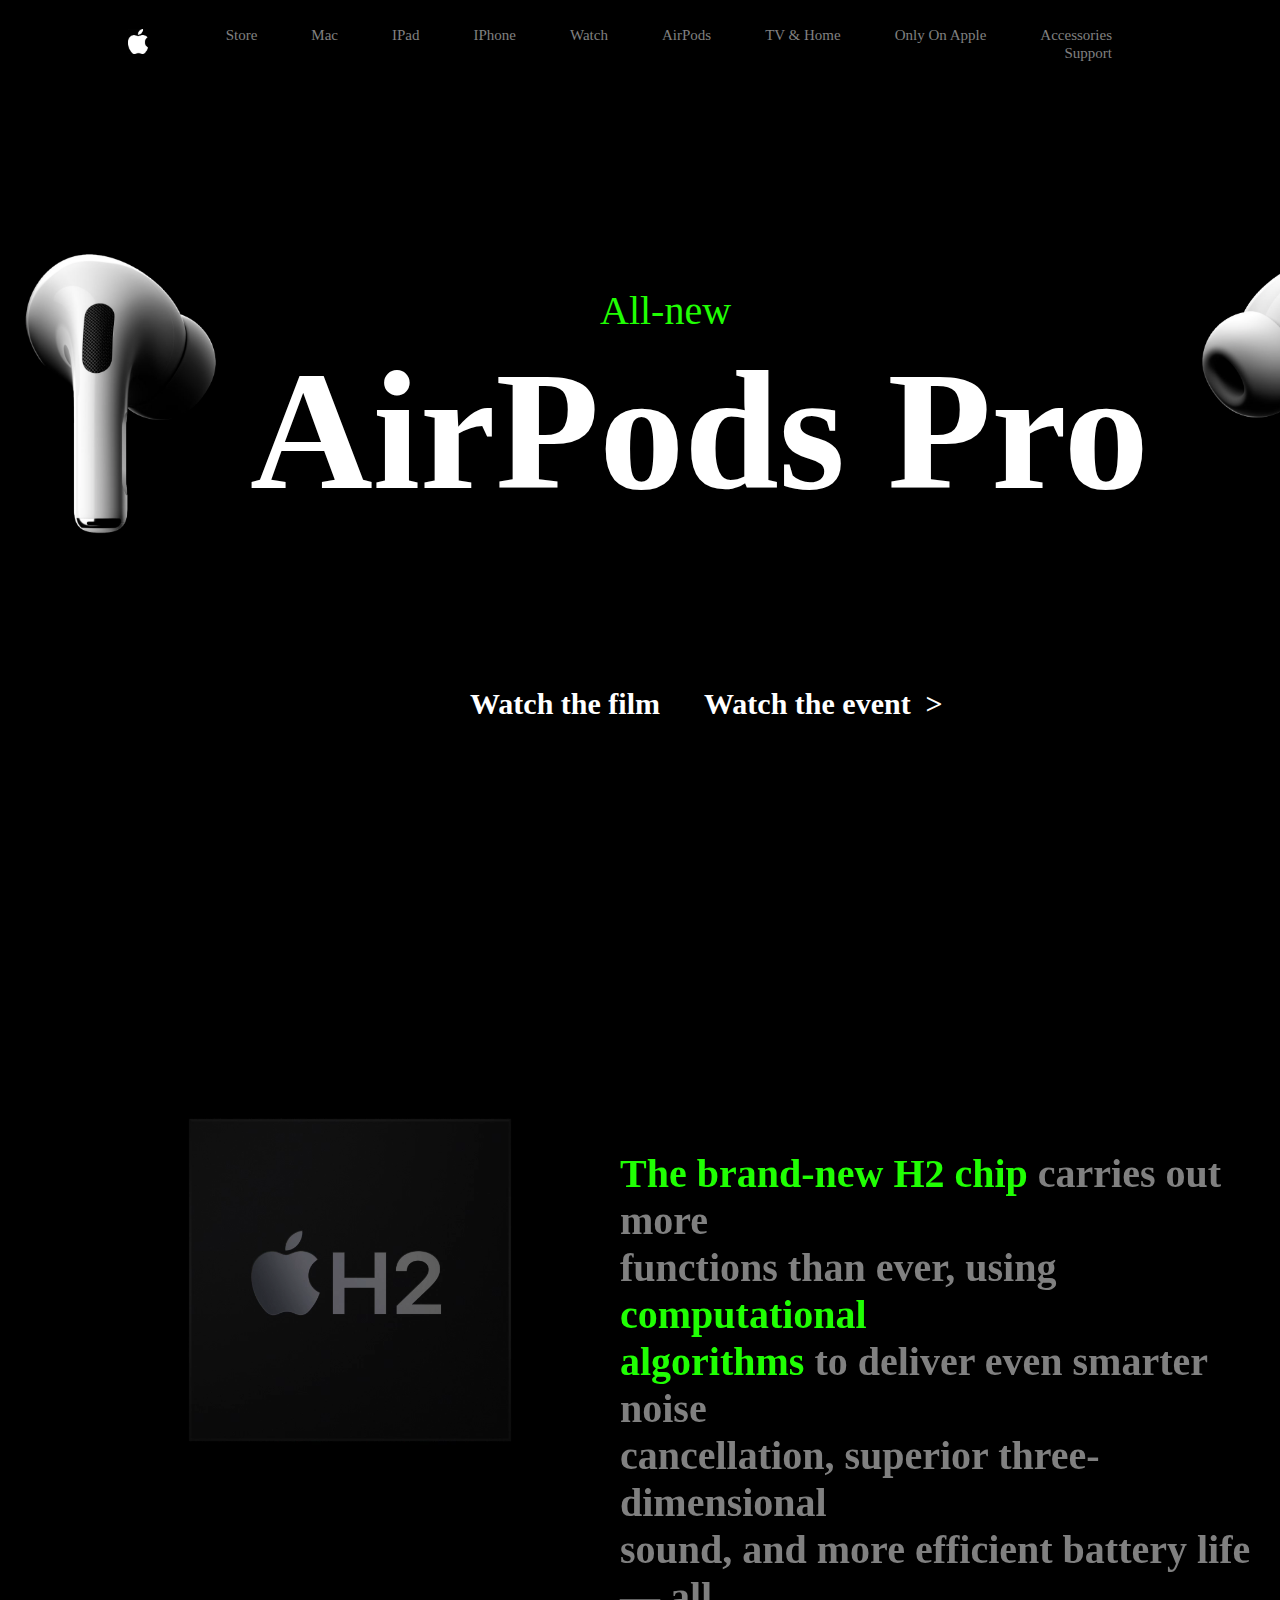
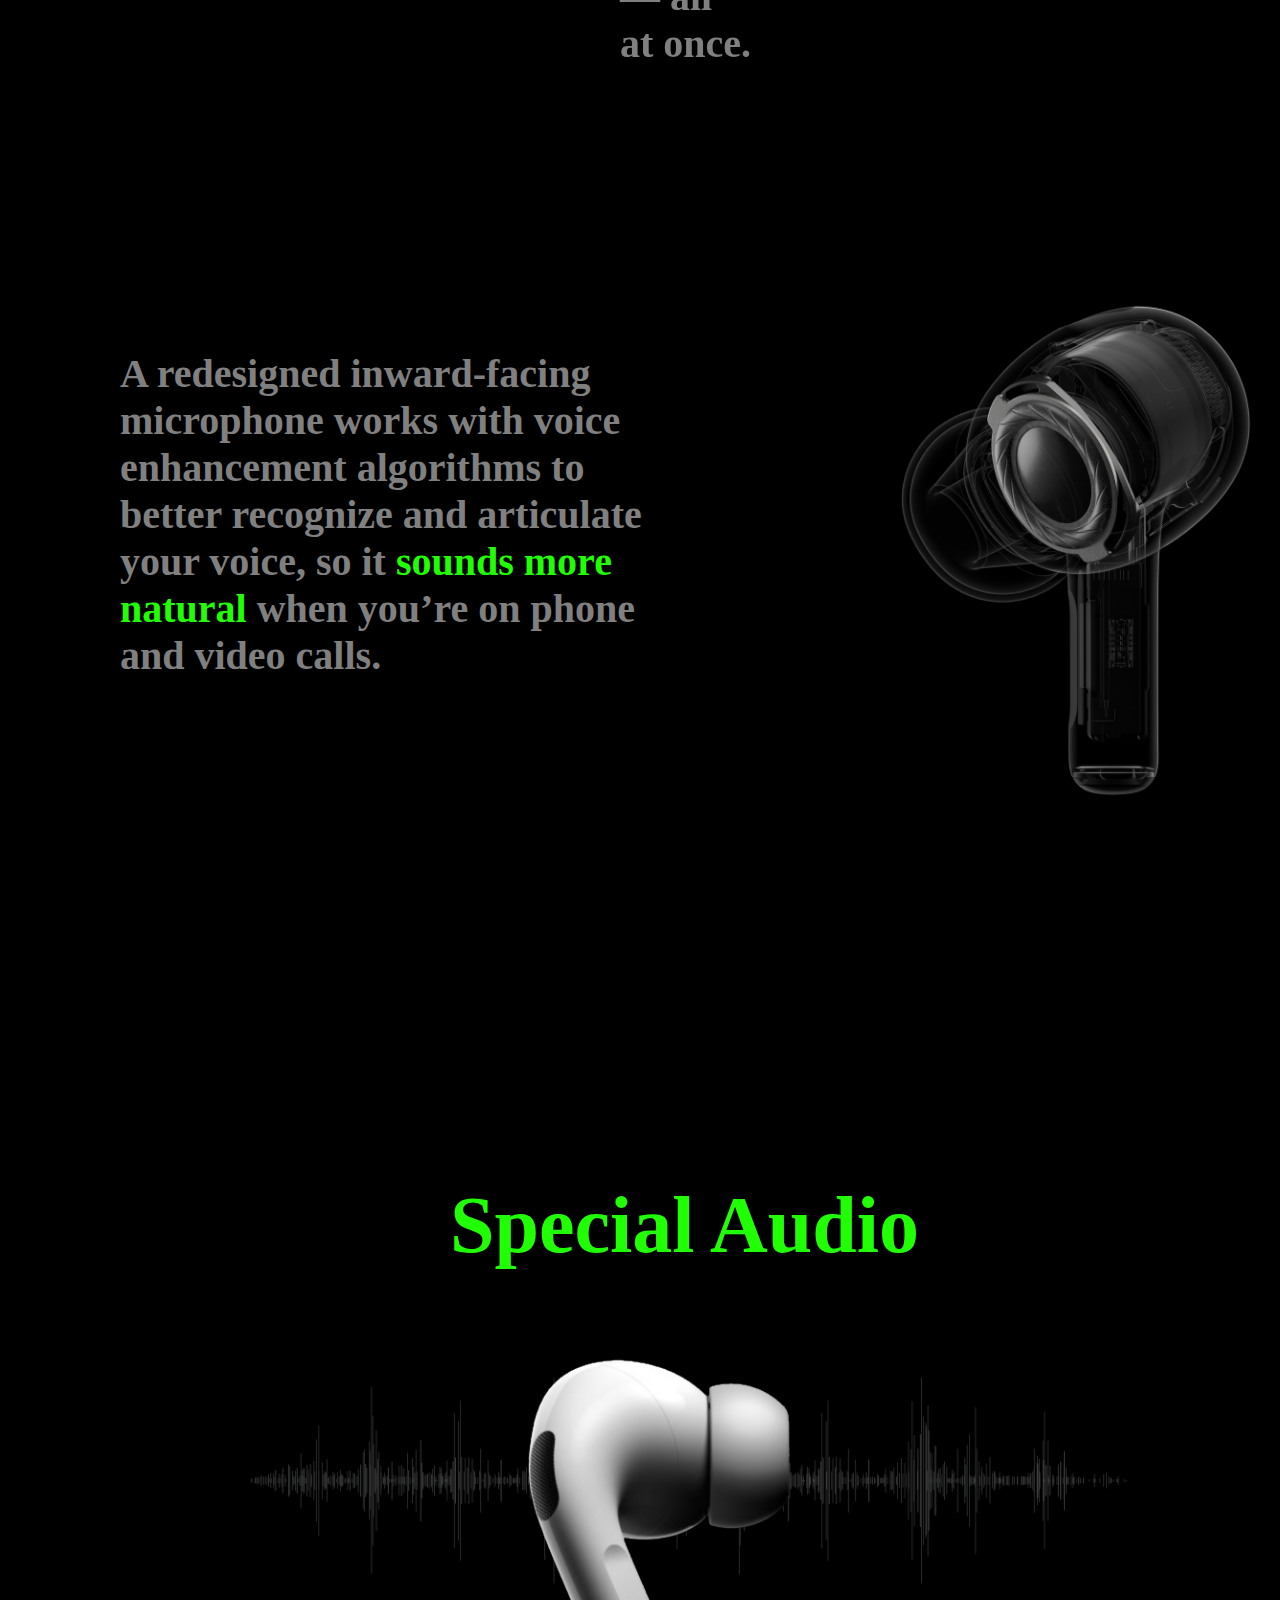
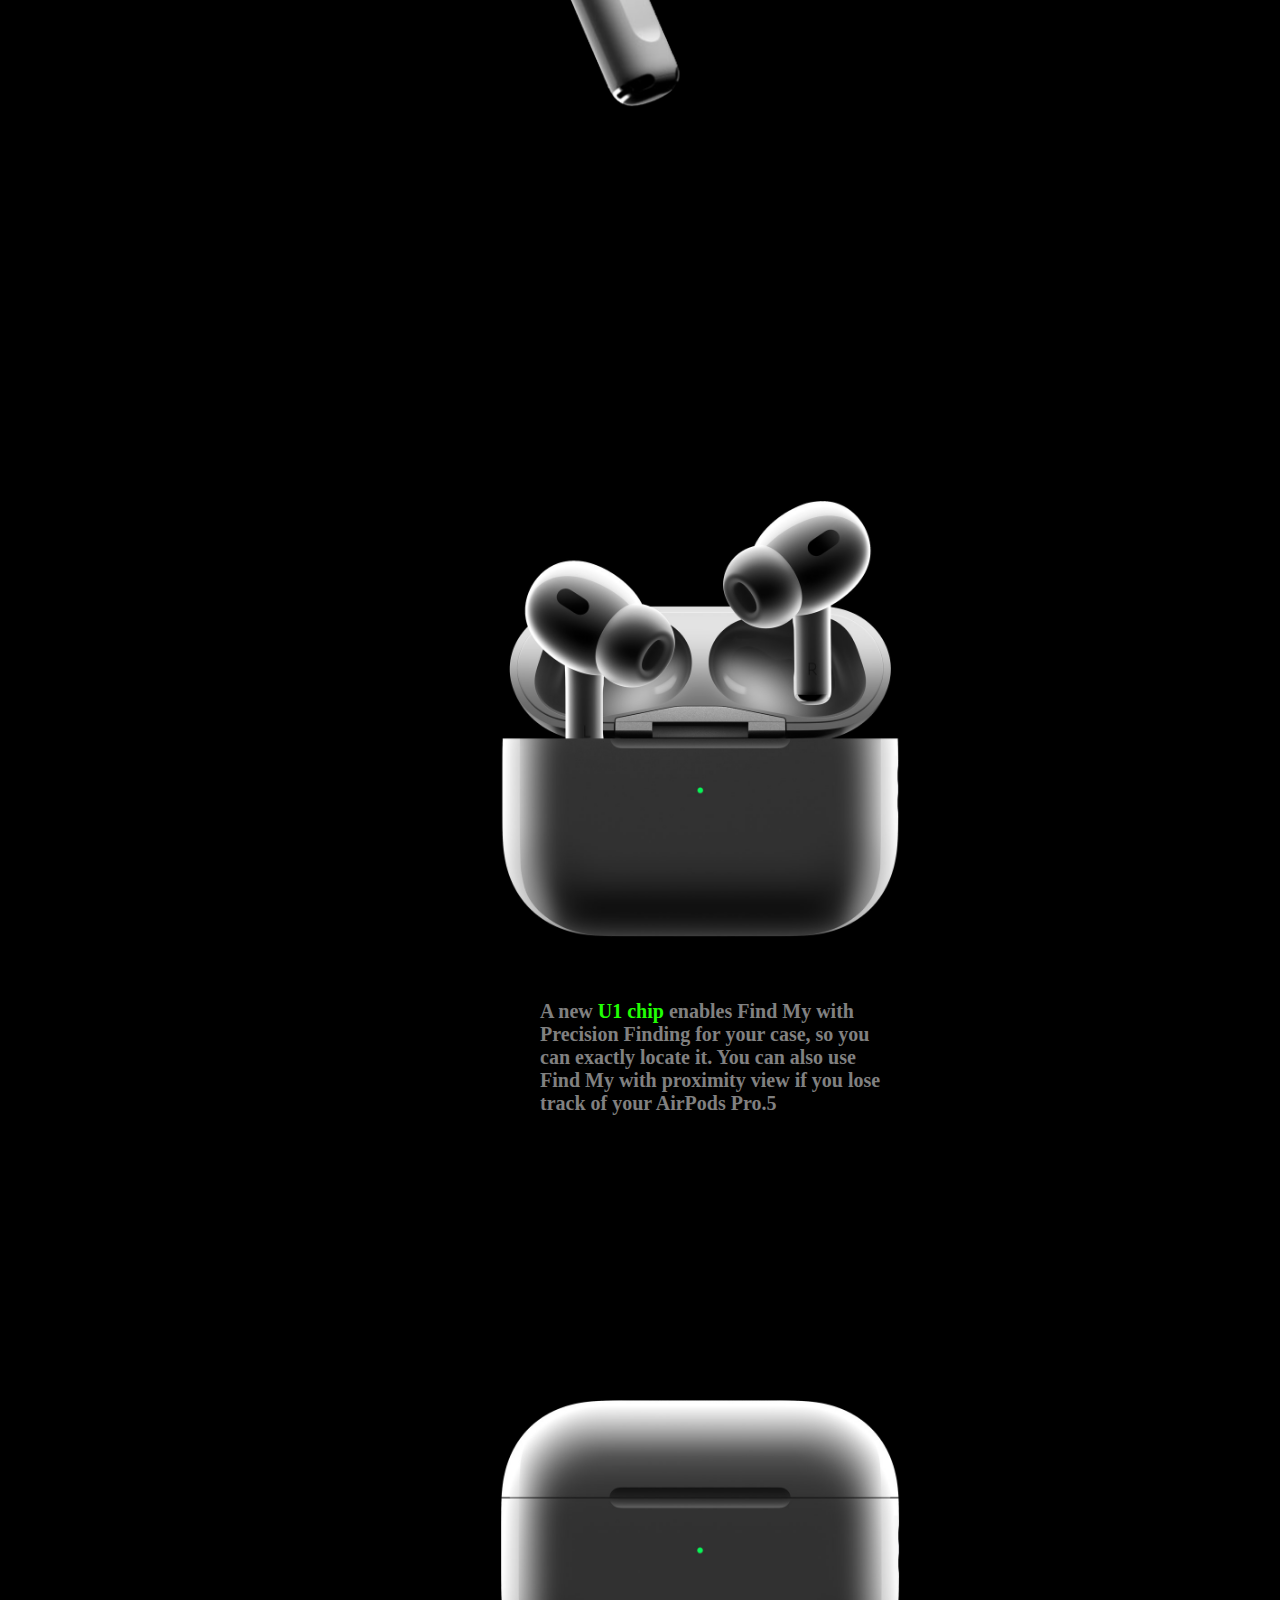
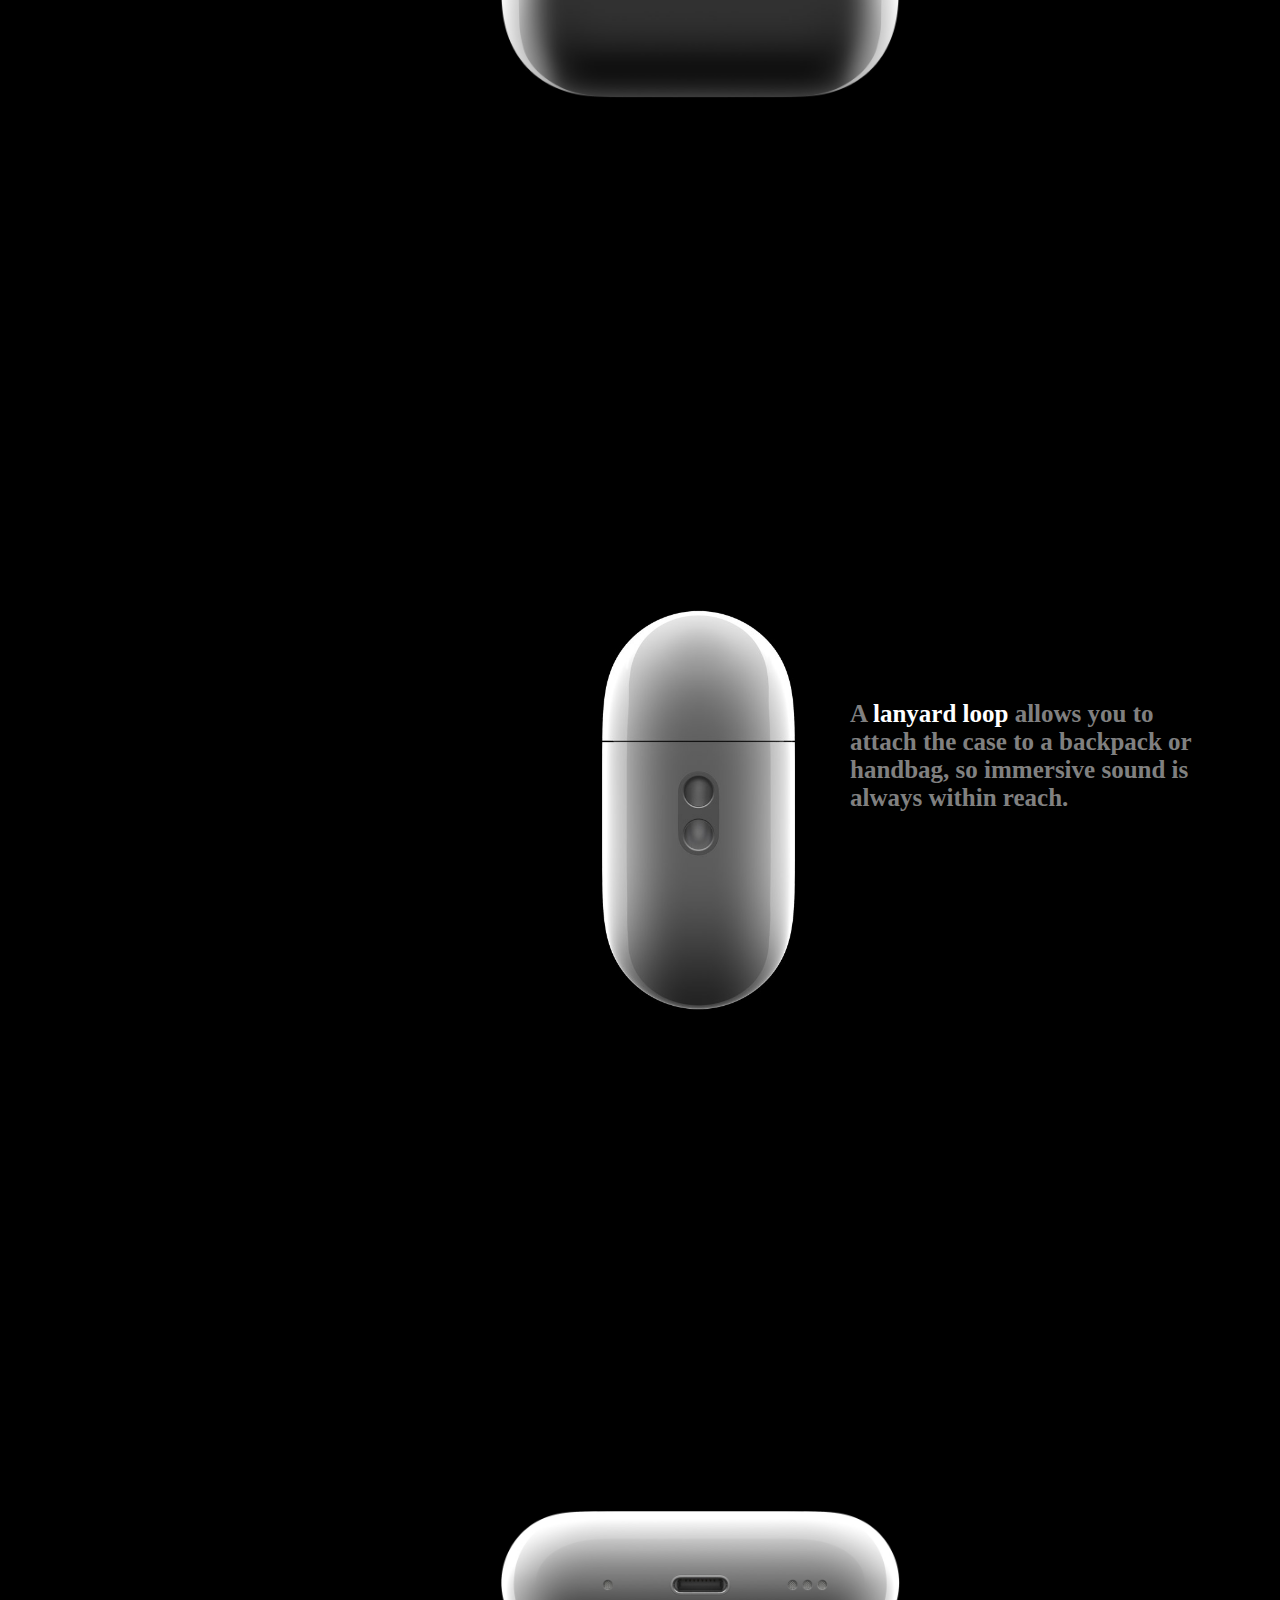
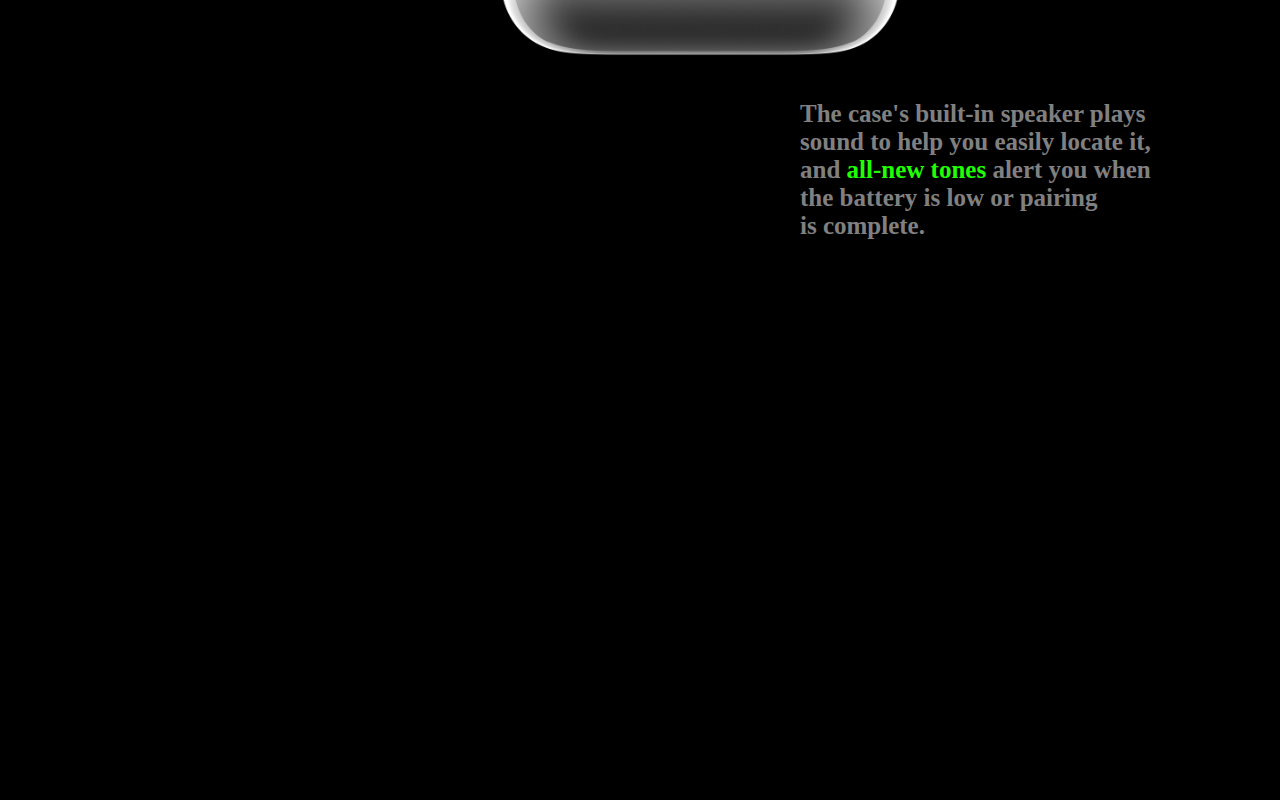
<file: airpods.html>
<!DOCTYPE html>
<html lang="en">
<head>
    <meta charset="UTF-8">
    <meta name="viewport" content="width=device-width, initial-scale=1.0">
   <link rel="stylesheet" href="style.css">
  <link rel="preconnect" href="https://fonts.gstatic.com" crossorigin> 
  <link href="https://fonts.googleapis.com/css2?family=Roboto:ital@1&family=Taviraj:wght@300&display=swap" rel="stylesheet">
  <link rel="preconnect" href="https://fonts.googleapis.com"> 
 <link rel="preconnect" href="https://fonts.gstatic.com" crossorigin> 
 <link href="https://fonts.googleapis.com/css2?family=Roboto:ital@1&family=Taviraj:wght@300&display=swap" rel="stylesheet">
  <link rel="stylesheet" href="https://stackpath.bootstrapcdn.com/font-awesome/4.7.0/css/font-awesome.min.css">
    <title>Airpods</title>
</head>
<body>

  <section class="header">
    <nav>
    <a href="index.html"><img src="images/logo.png"></a>
    <div class="nav-links" id="navLinks">

      <ul>
        <li><a href="">Store</a></li>
        <li><a href="macbook.html">Mac</a></li>
        <li><a href="">IPad</a></li>
        <li><a href="index.html">IPhone</a></li>
        <li><a href="watch.html">Watch</a></li>
        <li><a href="airpods.html">AirPods</a></li>
        <li><a href="">TV & Home</a></li>
        <li><a href="">Only On Apple</a></li>
        <li><a href="">Accessories</a></li>
        <li><a href="">Support</a></li>
    </ul>
    </div>
  </nav>

  <div class="air-text">
      <p>All-new</p>
        <h3>AirPods Pro</h3>
    </div>
    <div class="learn-more-p">
      <a href="https://youtu.be/TBTgQbjRsqg">Watch the film</a>
      <a href="https://youtu.be/ux6zXguiqxM">Watch the event&nbsp;&nbsp;></a>
    </div>
    <div class="airpodspro">
      <img class="airpro" src="images/Снимок экрана 2022-10-01 в 20.29.35.png">
    </div>
    <div class="airpodspro2">
      <img class="airpro2" src="images/Снимок экрана 2022-10-01 в 20.29.57.png">
    </div>
  </section>
     <!-- Fancy Scroll Effect -->
  <!-- <section class="section12">
    <div class="air-text">
      <p>All-new</p>
        <h3>AirPods Pro</h3>
    </div>
    <div class="learn-more-p">
      <a href="https://youtu.be/TBTgQbjRsqg">Watch the film</a>
      <a href="https://youtu.be/ux6zXguiqxM">Watch he event&nbsp;&nbsp;></a>
    </div>
     <canvas class="iphone-scrolling">
    </canvas>
   <script src="main.js"></script> 
 </section>-->

 <section class="section12">
  <div class="videoo">

    <!-- <div class="btn">
      <button  onclick="playVid()" type="button">Play</button>
      <button  onclick="pauseVid()" type="button">Pause</button> 
    </div> -->
   
  <video id="myVideoo" width="600" height="600" autoplay muted>
    <source src="images/chip.mp4" type="video/mp4">
  </video>
  <script> 
    var vid = document.getElementById("myVideoo"); 
    
    function playVid() { 
      vid.play(); 
    } 
    
    function pauseVid() { 
      vid.pause(); 
    } 
    </script> 
</div>
  <div class="videotextpro">
    <h1><span>The brand-new H2 chip</span> carries out more <br>
      functions than ever, using <span>computational <br>
      algorithms</span> to deliver even smarter noise<br>
       cancellation, superior three-dimensional<br>
        sound, and more efficient battery life — all <br>
        at once.</h1>
  </div>
 </section>

 <section class="section13">
   <div class="rengenpro">
    <img class="audio" src="images/audio_airpod_guts_bottom__bfet1uy1eg0y_large_2x.jpg">
   </div>
   <div class="textaudio">
       <h1>A redesigned inward-facing<br>
         microphone works with voice <br>
         enhancement algorithms to <br>
         better recognize and articulate<br>
          your voice, so it <span>sounds more<br>
           natural</span> when you’re on phone<br>
            and video calls.</h1>
   </div>
 </section>
 
 <section class="section14">
    <div class="spaudio">
      <img class="sp" src="images/[CITYPNG.COM]Apple Airpods Pro Ear With Music Waves - 2086x902.png">
    </div>
    <div class="sptext">
      <h1>Special Audio</h1>
    </div>
 </section>

 <section class="section15">
     <div class="case">
       <img class="case1" src="images/case_front__r6ng7f1x18a6_large_2x.jpg">
     </div>
     <div class="casetext">
      <h1>A new <span>U1 chip</span> enables Find My with<br>
         Precision Finding for your case, so you<br>
          can exactly locate it. You can also use<br>
           Find My with proximity view if you lose<br>
            track of your AirPods Pro.5</h1>
     </div>
 </section>

 <section class="section16">
  <div class="case2">
    <img class="casee2" src="images/case_closed__fn3wuwvygjau_large_2x.jpg">
  </div>
</section>

<section class="section17">
  <div class="case3">
    <img class="casee3" src="images/case_side__bzfra9cv8342_large_2x.jpg">
  </div>
  <div class="casetext2">
   <h1>A <span>lanyard loop</span> allows you to<br>
     attach the case to a backpack or<br>
      handbag, so immersive sound is<br>
       always within reach.</h1>
  </div>
</section>

<section class="section18">
  <div class="case4">
    <img class="casee4" src="images/case_bottom__ftg24ec32pu2_large_2x.jpg">
  </div>
  <div class="casetext3">
   <h1>
    The case's built-in speaker plays<br>
     sound to help you easily locate it,<br>
      and <span>all-new tones</span> alert you when<br>
       the battery is low or pairing<br>
        is complete.
    </h1>
  </div>
</section>
    
</body>
</html>
</file>
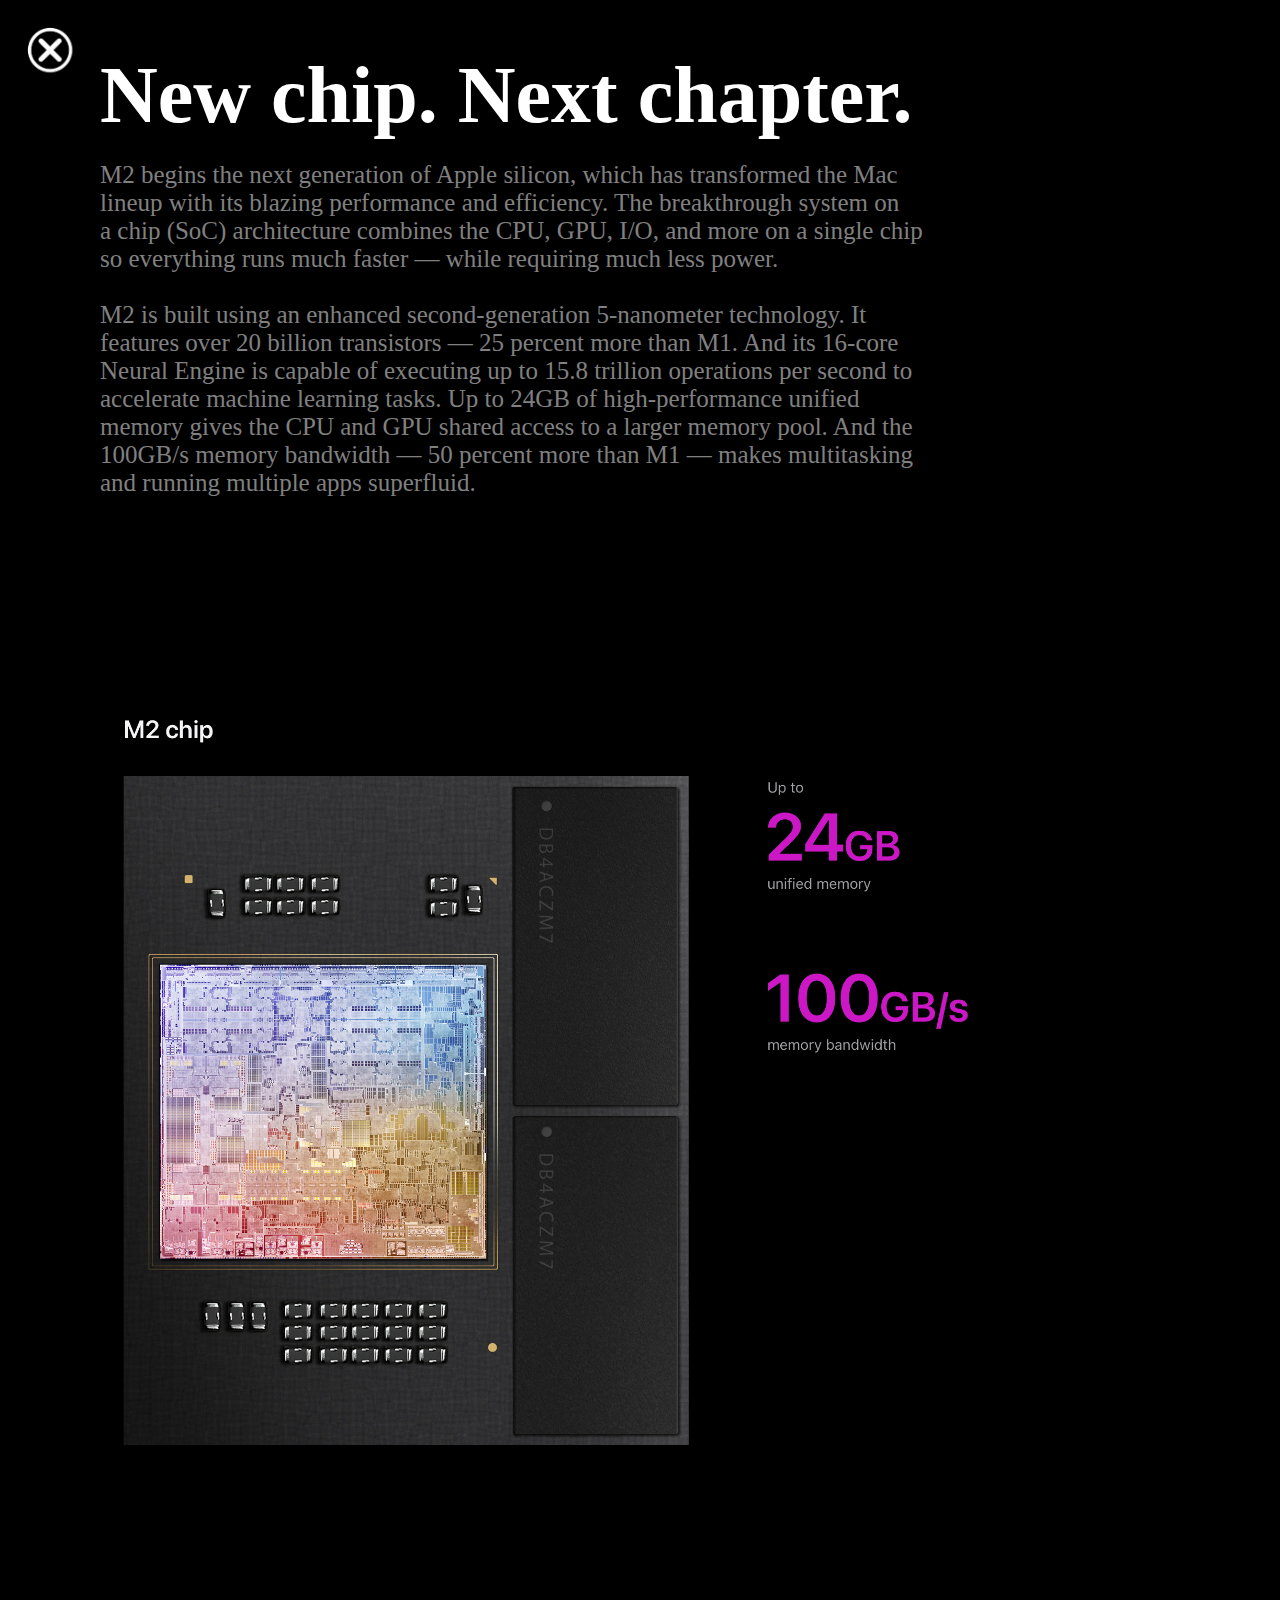
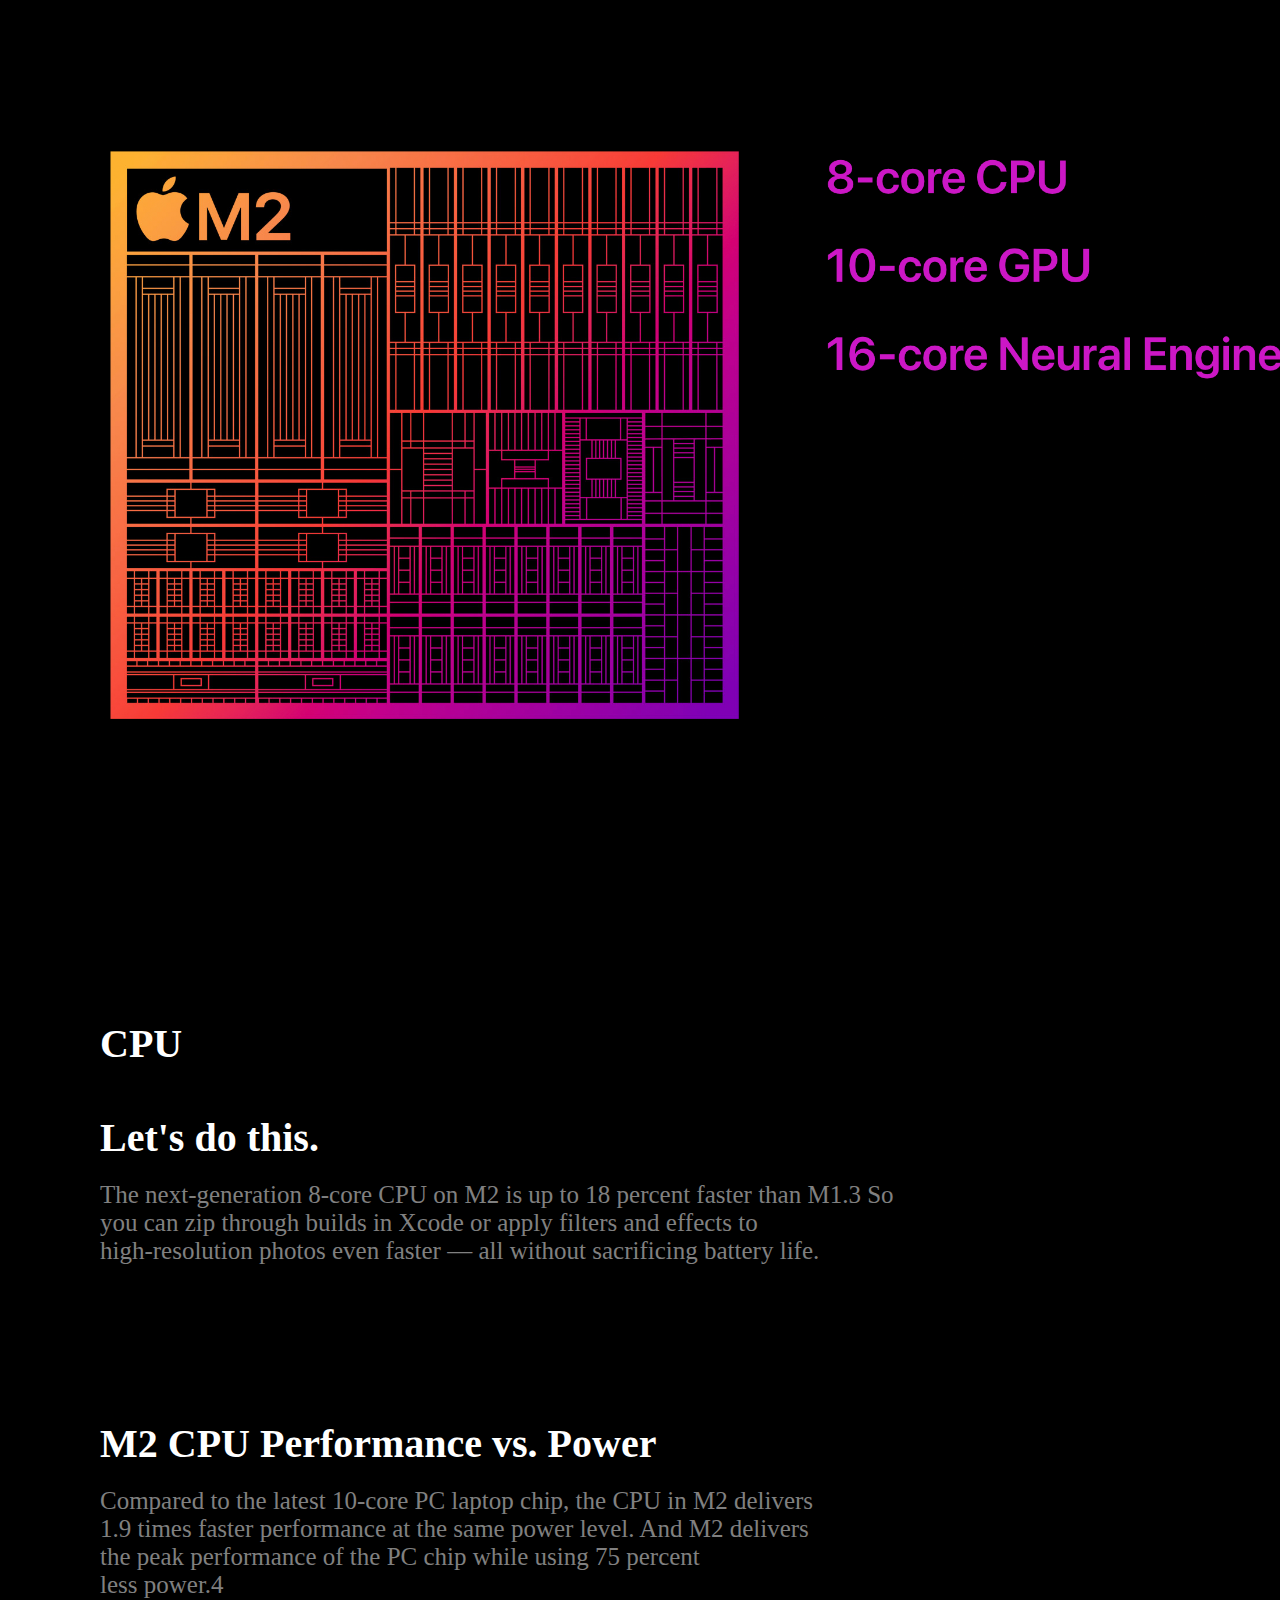
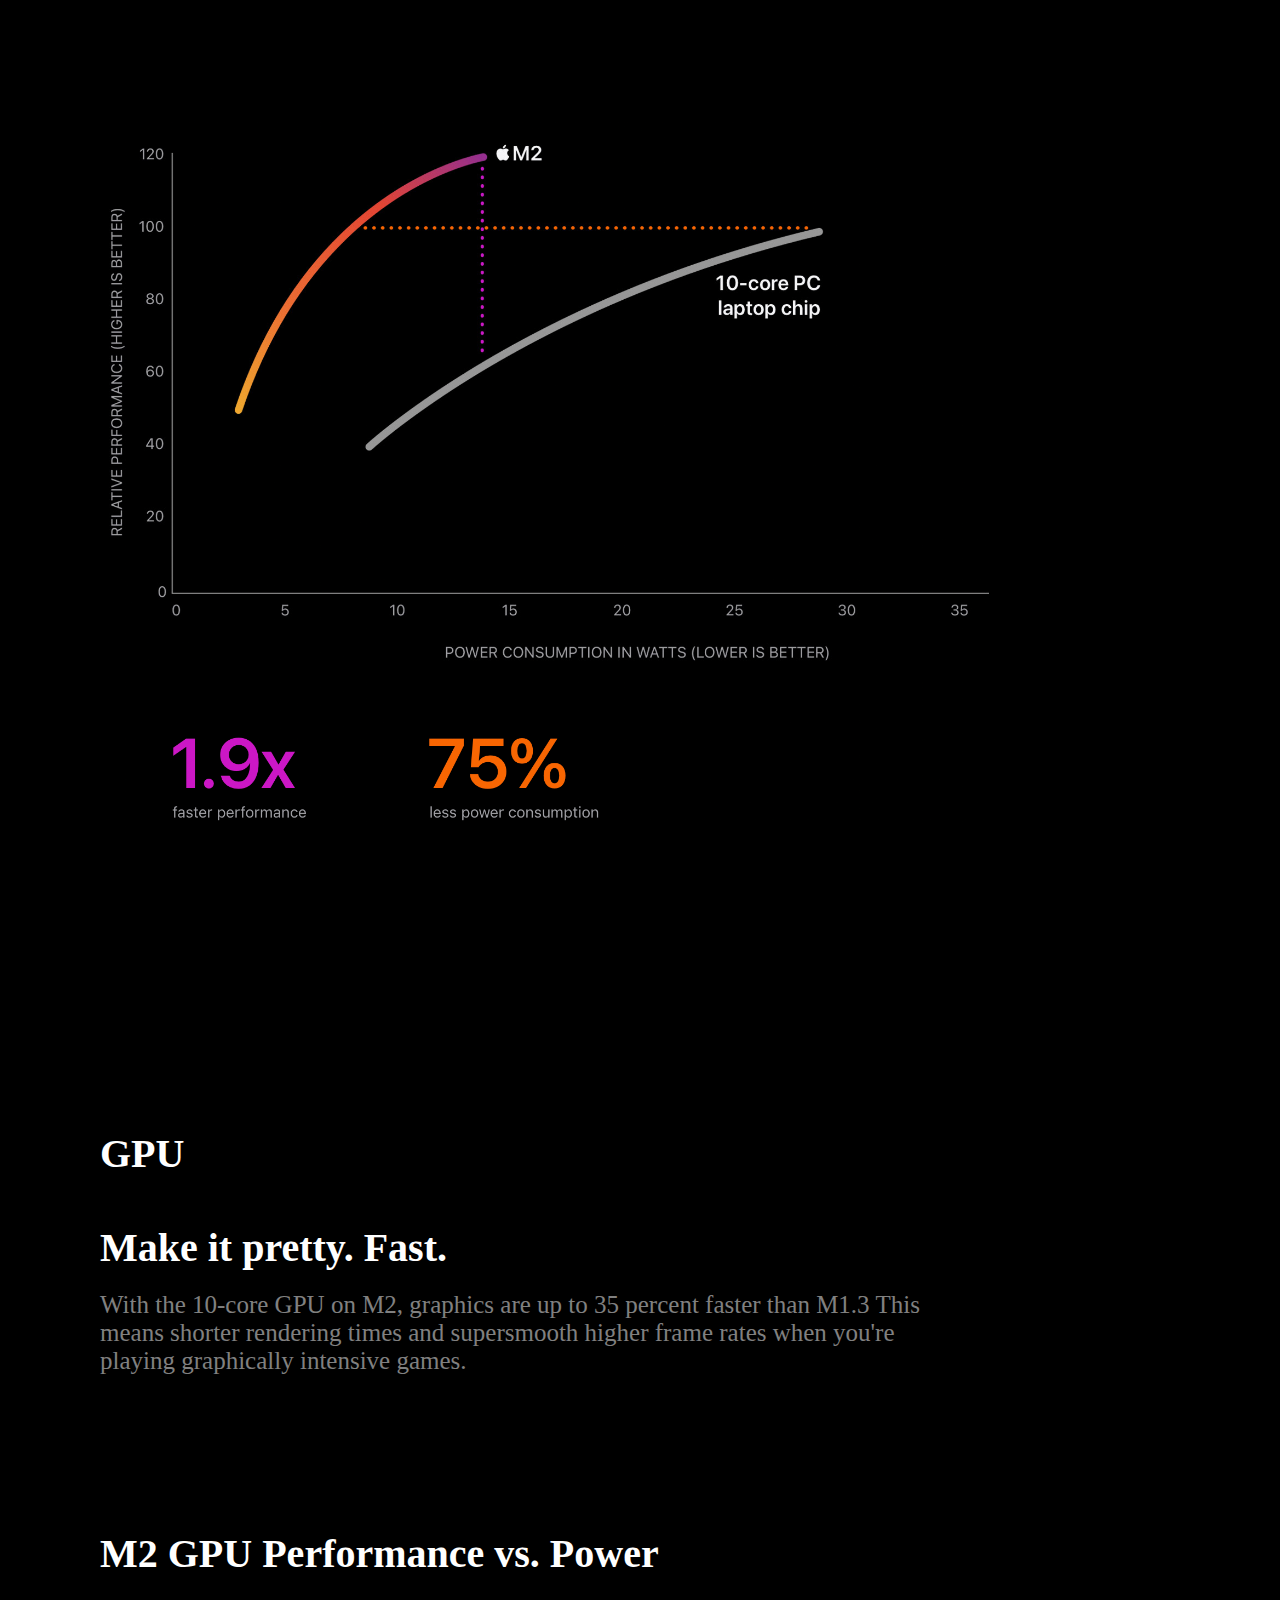
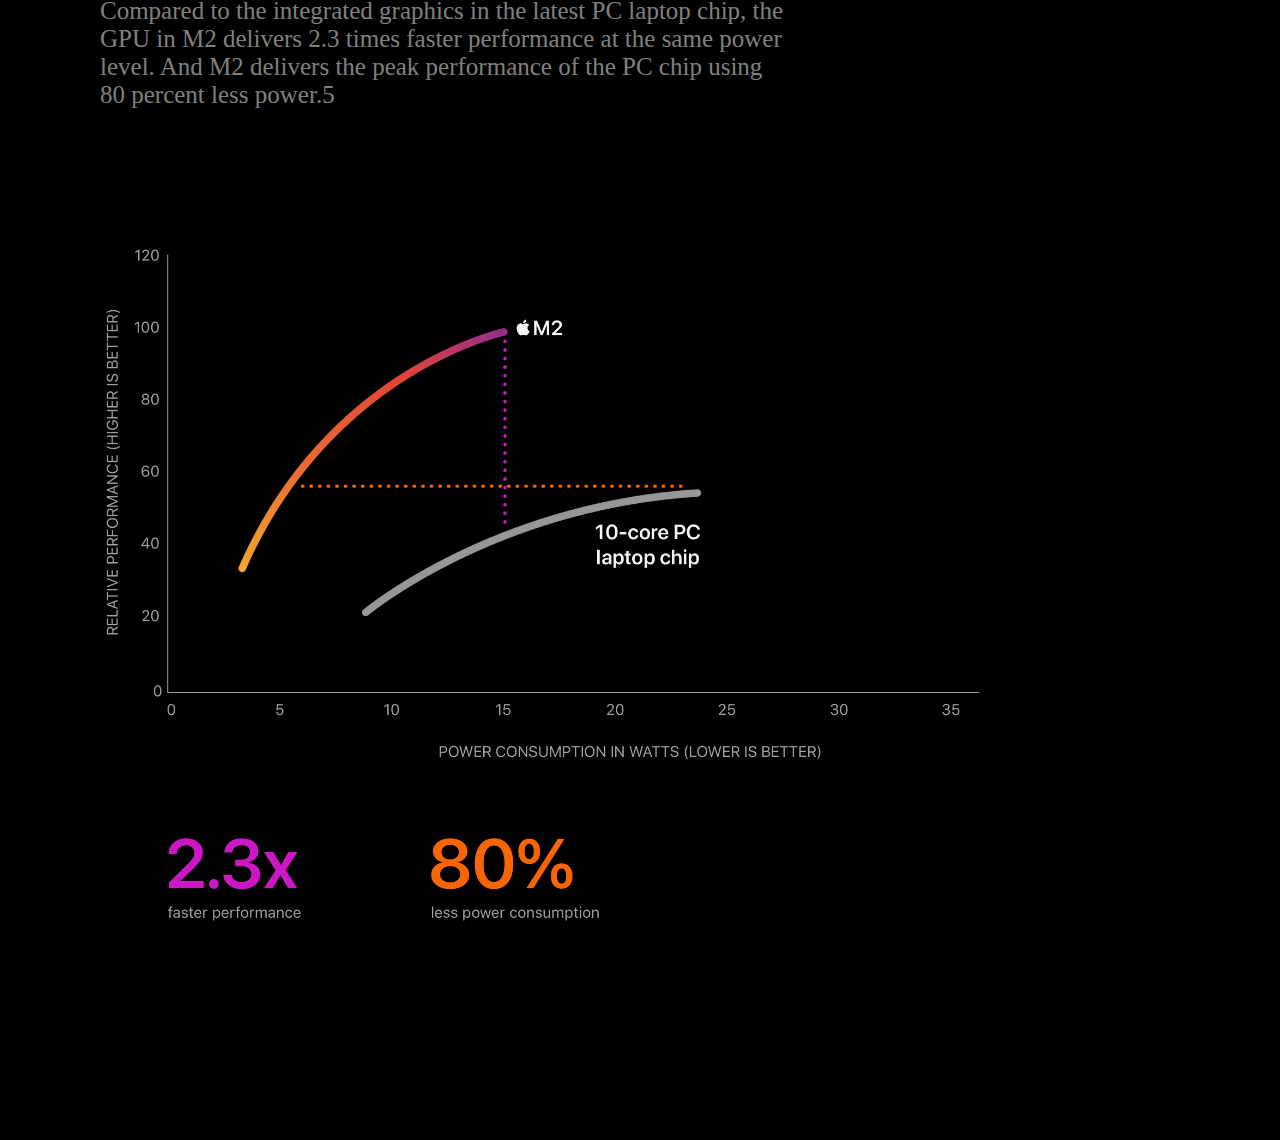
<file: m2.html>
<!DOCTYPE html>
<html lang="en">
<head>
    <meta charset="UTF-8">
    <meta name="viewport" content="width=device-width, initial-scale=1.0">
    <link rel="stylesheet" href="style.css">
  <link rel="preconnect" href="https://fonts.gstatic.com" crossorigin> 
  <link href="https://fonts.googleapis.com/css2?family=Roboto:ital@1&family=Taviraj:wght@300&display=swap" rel="stylesheet">
  <link rel="preconnect" href="https://fonts.googleapis.com"> 
  <link rel="preconnect" href="https://fonts.gstatic.com" crossorigin> 
  <link href="https://fonts.googleapis.com/css2?family=Roboto:ital@1&family=Taviraj:wght@300&display=swap" rel="stylesheet">
  <link rel="stylesheet" href="https://stackpath.bootstrapcdn.com/font-awesome/4.7.0/css/font-awesome.min.css">
    <title>M2</title>
</head>
<body>
    <section class="section21">
        <div class="close">
          <a href="macbook.html"><img class="close-btn" src="images/close.png"></a>
        </div>
        <div class="chip-text">
            <h1>New chip. Next chapter.</h1>
            <p>M2 begins the next generation of Apple silicon, which has transformed the Mac<br>
                 lineup with its blazing performance and efficiency. The breakthrough system on<br>
                  a chip (SoC) architecture combines the CPU, GPU, I/O, and more on a single chip<br>
                   so everything runs much faster — while requiring much less power.<br>
                   <br>
                M2 is built using an enhanced second-generation 5-nanometer technology. It<br>
                 features over 20 billion transistors — 25 percent more than M1. And its 16-core<br>
                 Neural Engine is capable of executing up to 15.8 trillion operations per second to<br>
                  accelerate machine learning tasks. Up to 24GB of high-performance unified<br>
                   memory gives the CPU and GPU shared access to a larger memory pool. And the<br>
                    100GB/s memory bandwidth — 50 percent more than M1 — makes multitasking<br>
                     and running multiple apps superfluid.</p>
        </div>
        <div class="m2-1">
            <img class="m2-11" src="images/2.png">
        </div>
    </section>

    <section class="section22">
         <div class="m2-2">
            <img class="m2-22" src="images/3.png">
         </div>
    </section>

    <section class="section23">
        <div class="m3-3">
            <h1>CPU<br><br>
                Let's do this.</h1>
            <p>The next-generation 8-core CPU on M2 is up to 18 percent faster than M1.3 So<br>
                 you can zip through builds in Xcode or apply filters and effects to<br>
                  high-resolution photos even faster — all without sacrificing battery life.</p>
        </div>
        <div class="m4-4">
            <h1>M2 CPU Performance vs. Power</h1>
            <p>Compared to the latest 10-core PC laptop chip, the CPU in M2 delivers<br>
                 1.9 times faster performance at the same power level. And M2 delivers<br>
                  the peak performance of the PC chip while using 75 percent<br>
                   less power.4
            </p>
        </div>
        <div class="m5-5">
            <img class="m5-55" src="images/4.png">
        </div>
    </section>

    <section class="section24">
        <div class="m6-6">
            <h1>GPU<br><br>
                Make it pretty. Fast.</h1>
                <p>With the 10-core GPU on M2, graphics are up to 35 percent faster than M1.3 This<br>
                     means shorter rendering times and supersmooth higher frame rates when you're <br>
                     playing graphically intensive games.</p>
        </div>
        <div class="m7-7">
            <h1>M2 GPU Performance vs. Power</h1>
            <p>Compared to the integrated graphics in the latest PC laptop chip, the<br>
                 GPU in M2 delivers 2.3 times faster performance at the same power<br>
                  level. And M2 delivers the peak performance of the PC chip using<br>
                   80 percent less power.5</p>
        </div>
        <div class="m8-8">
            <img class="m8-88" src="images/5.png">
        </div>
    </section>
    
</body>
</html>
</file>
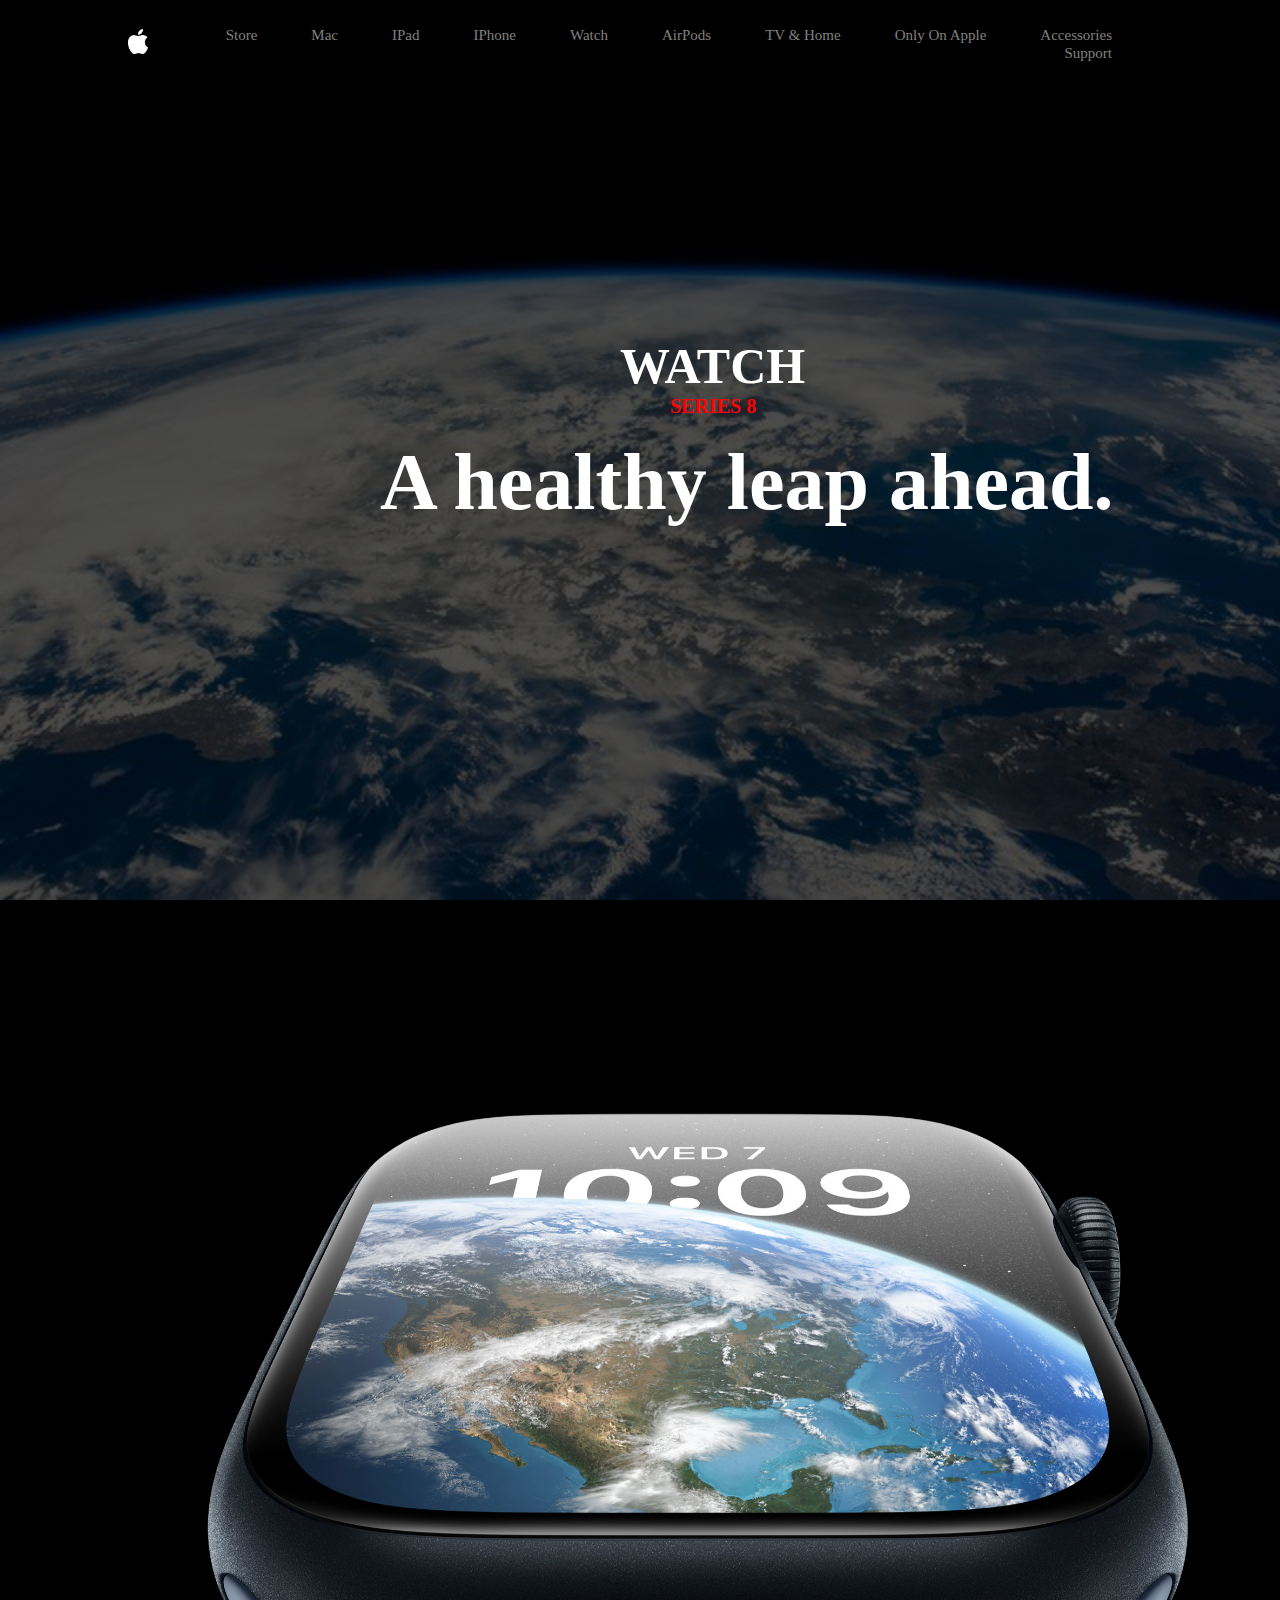
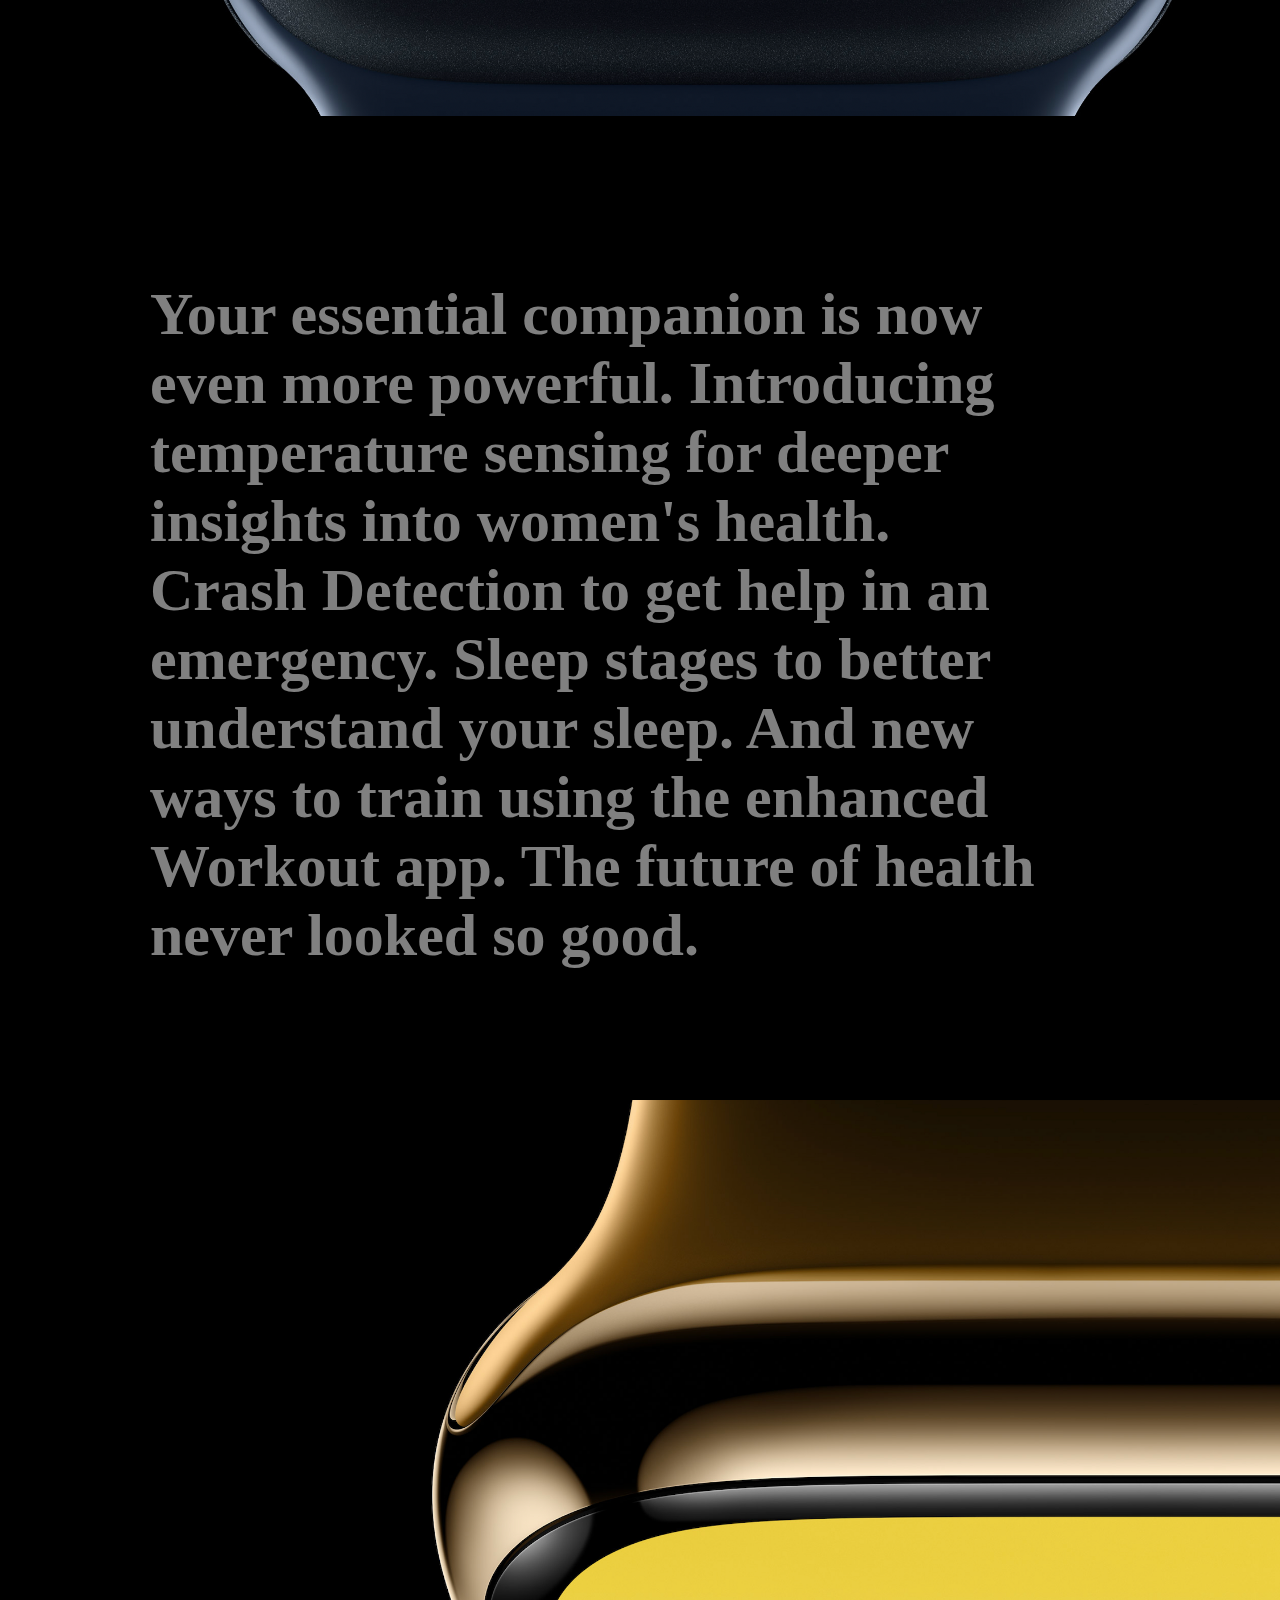
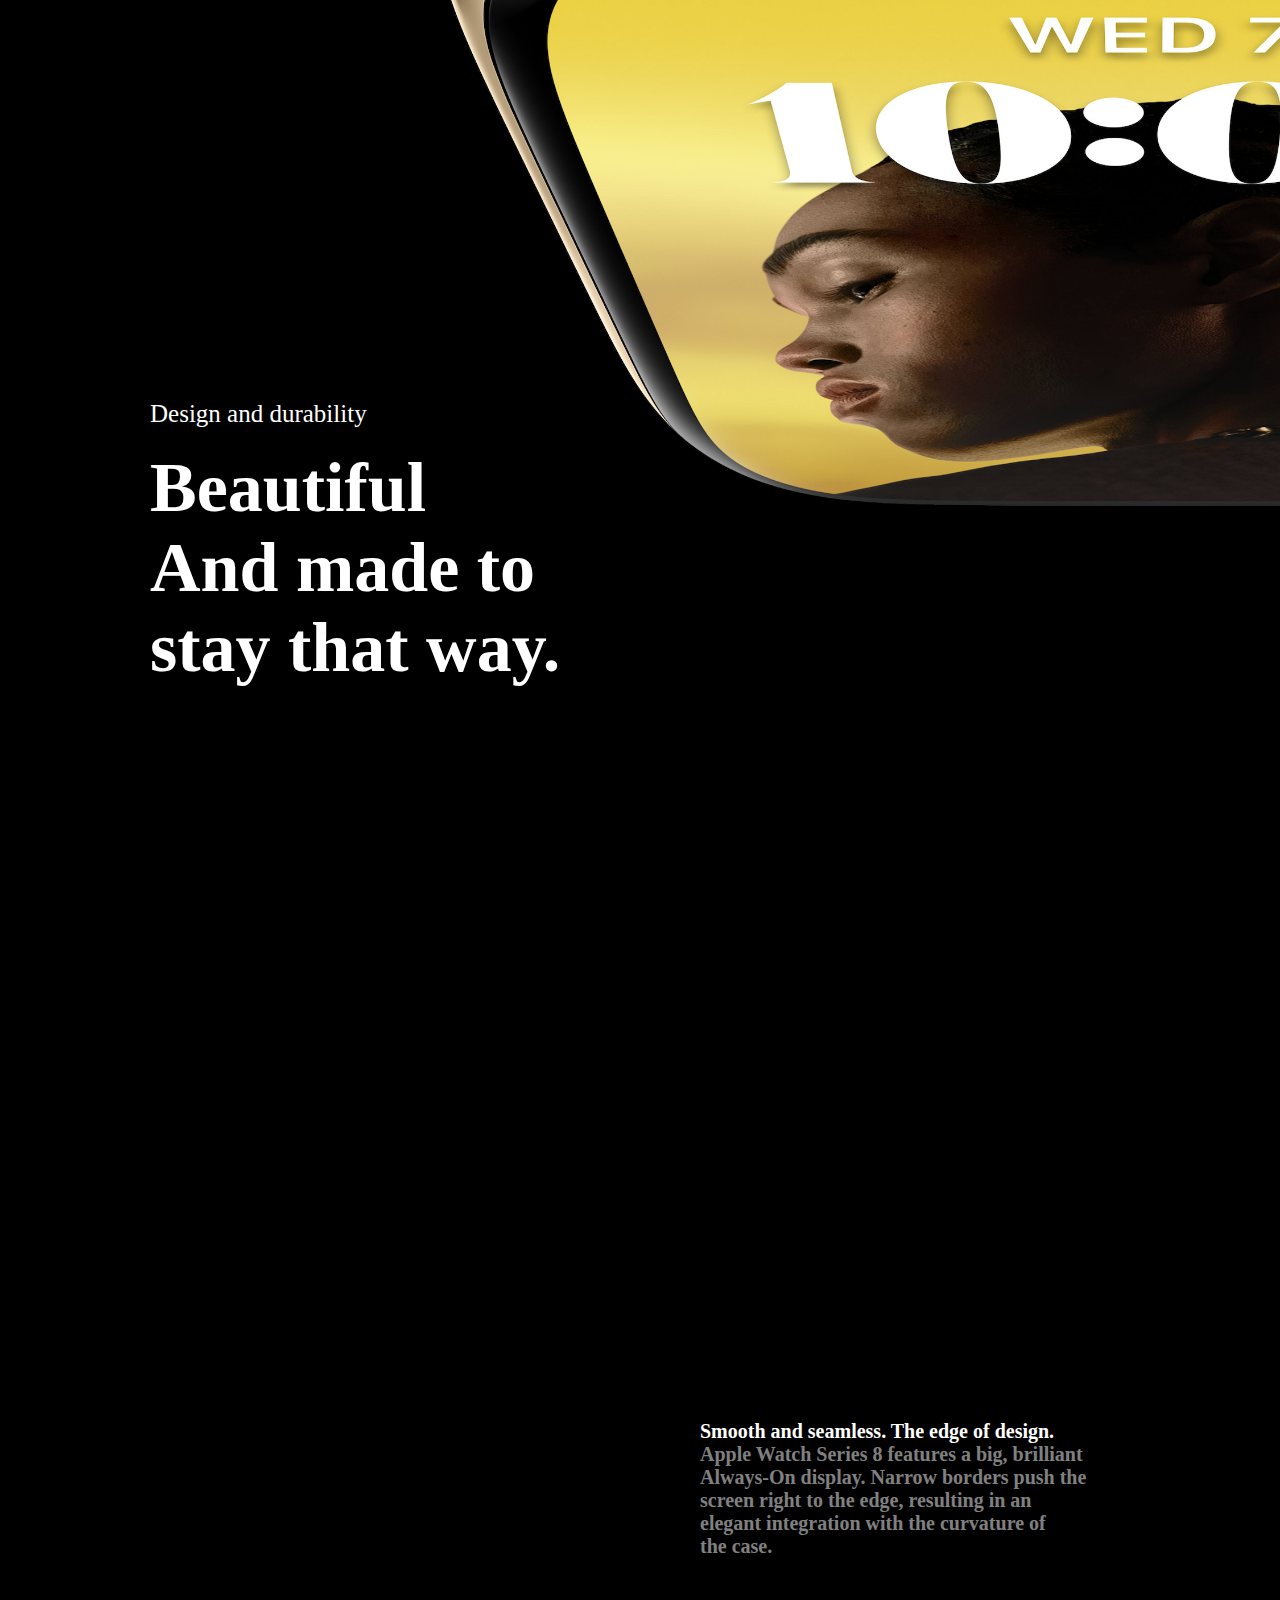
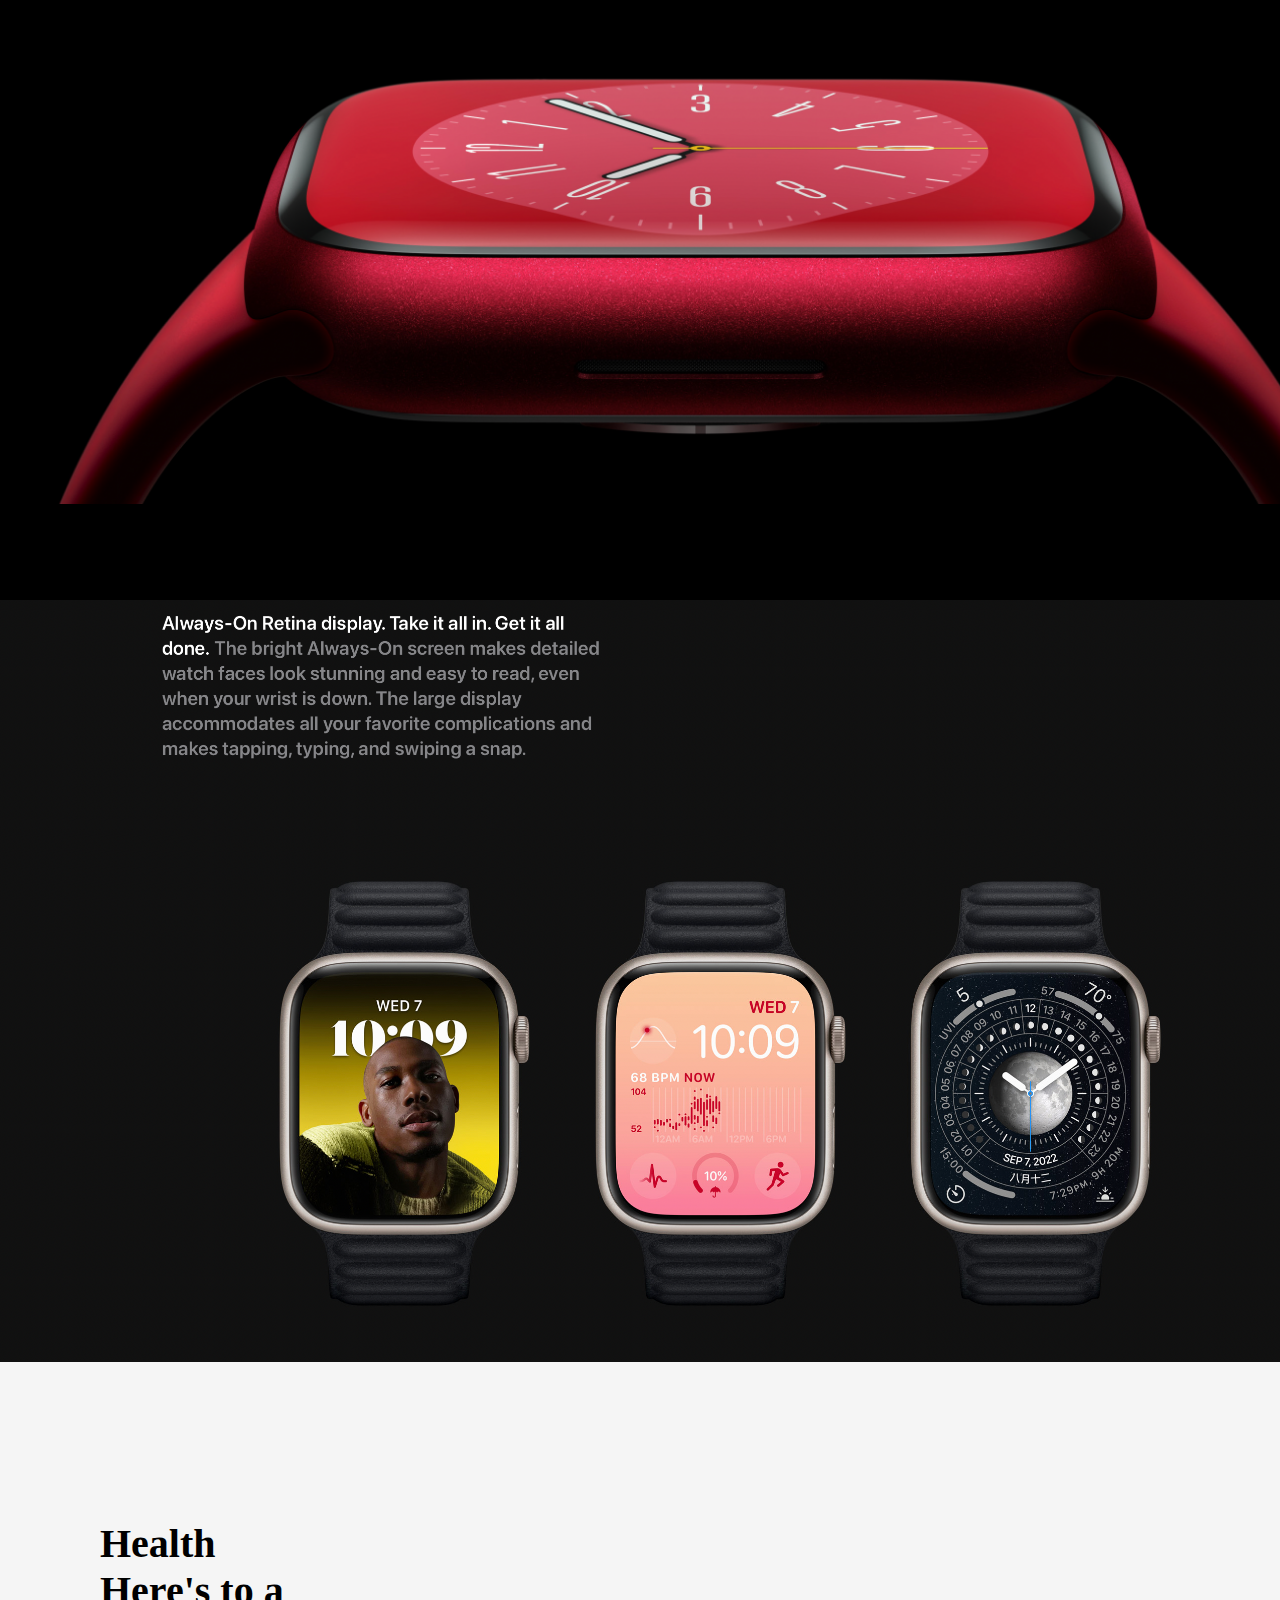
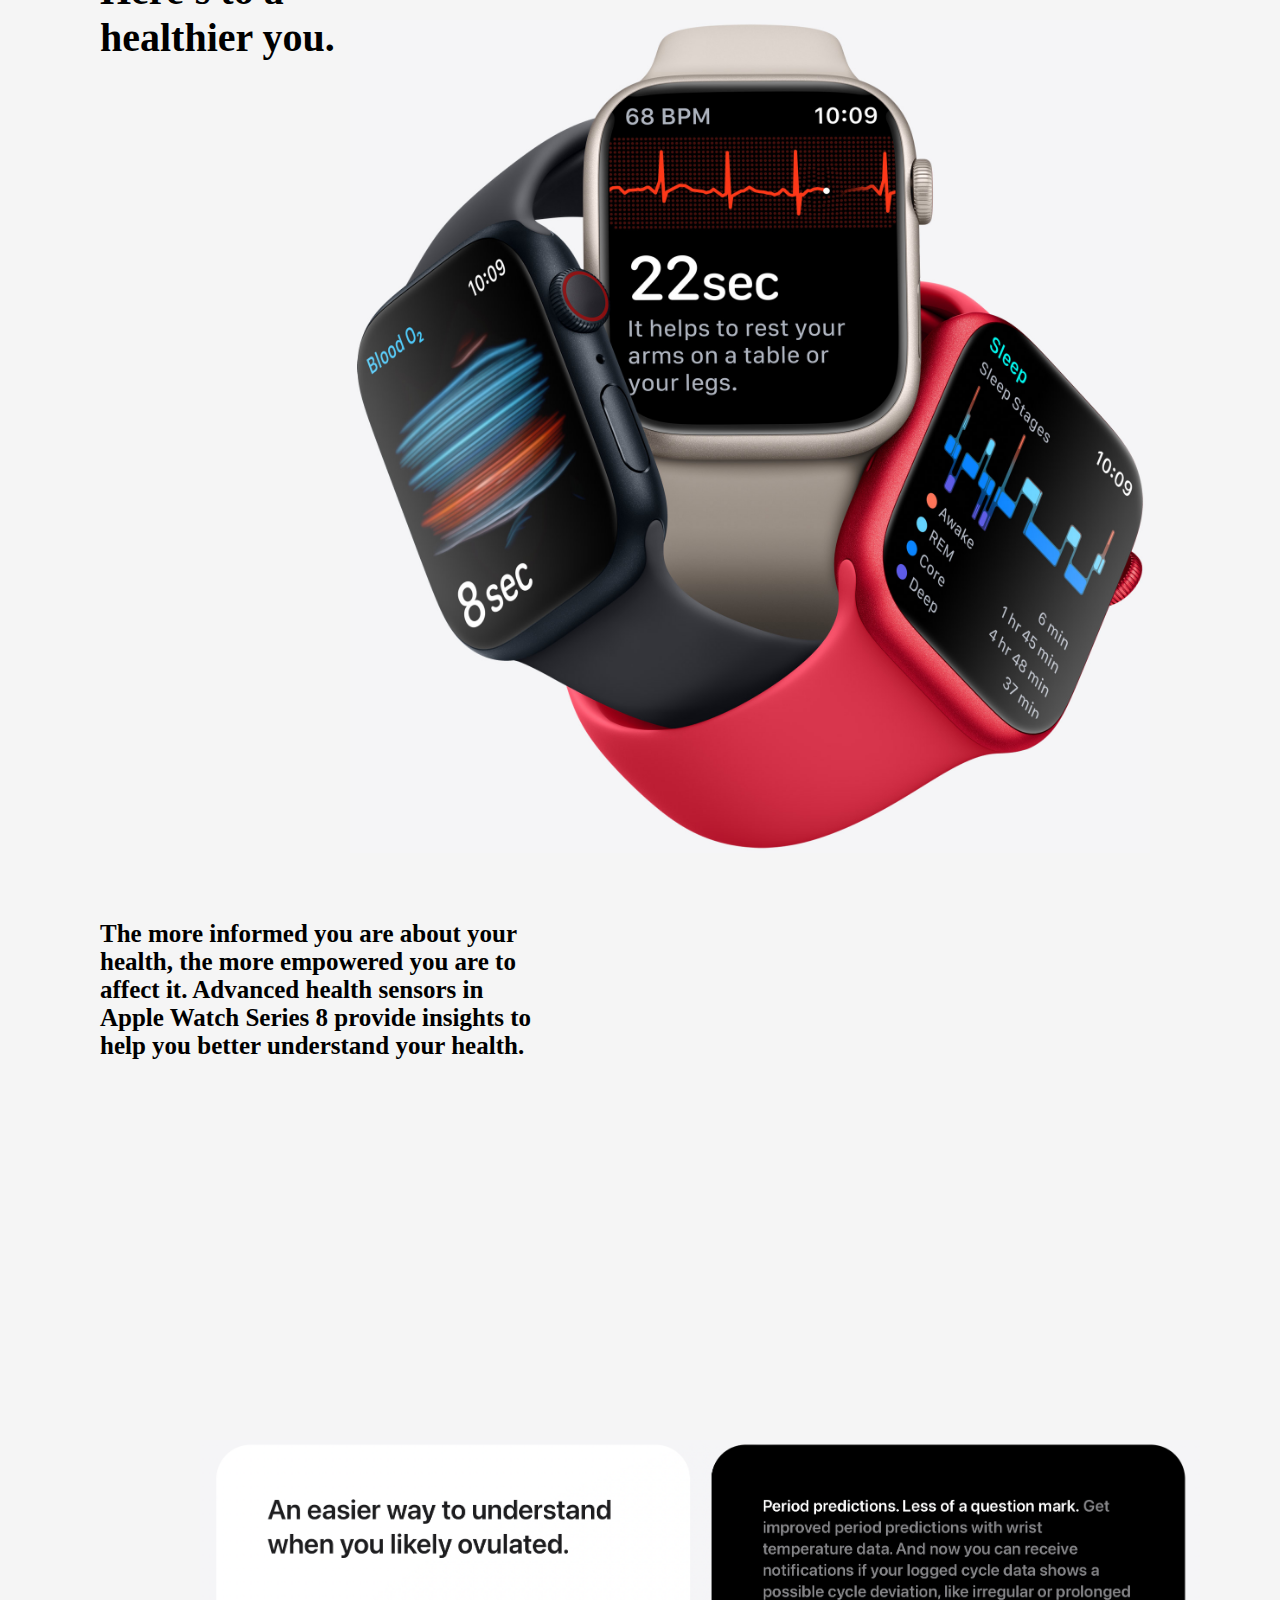
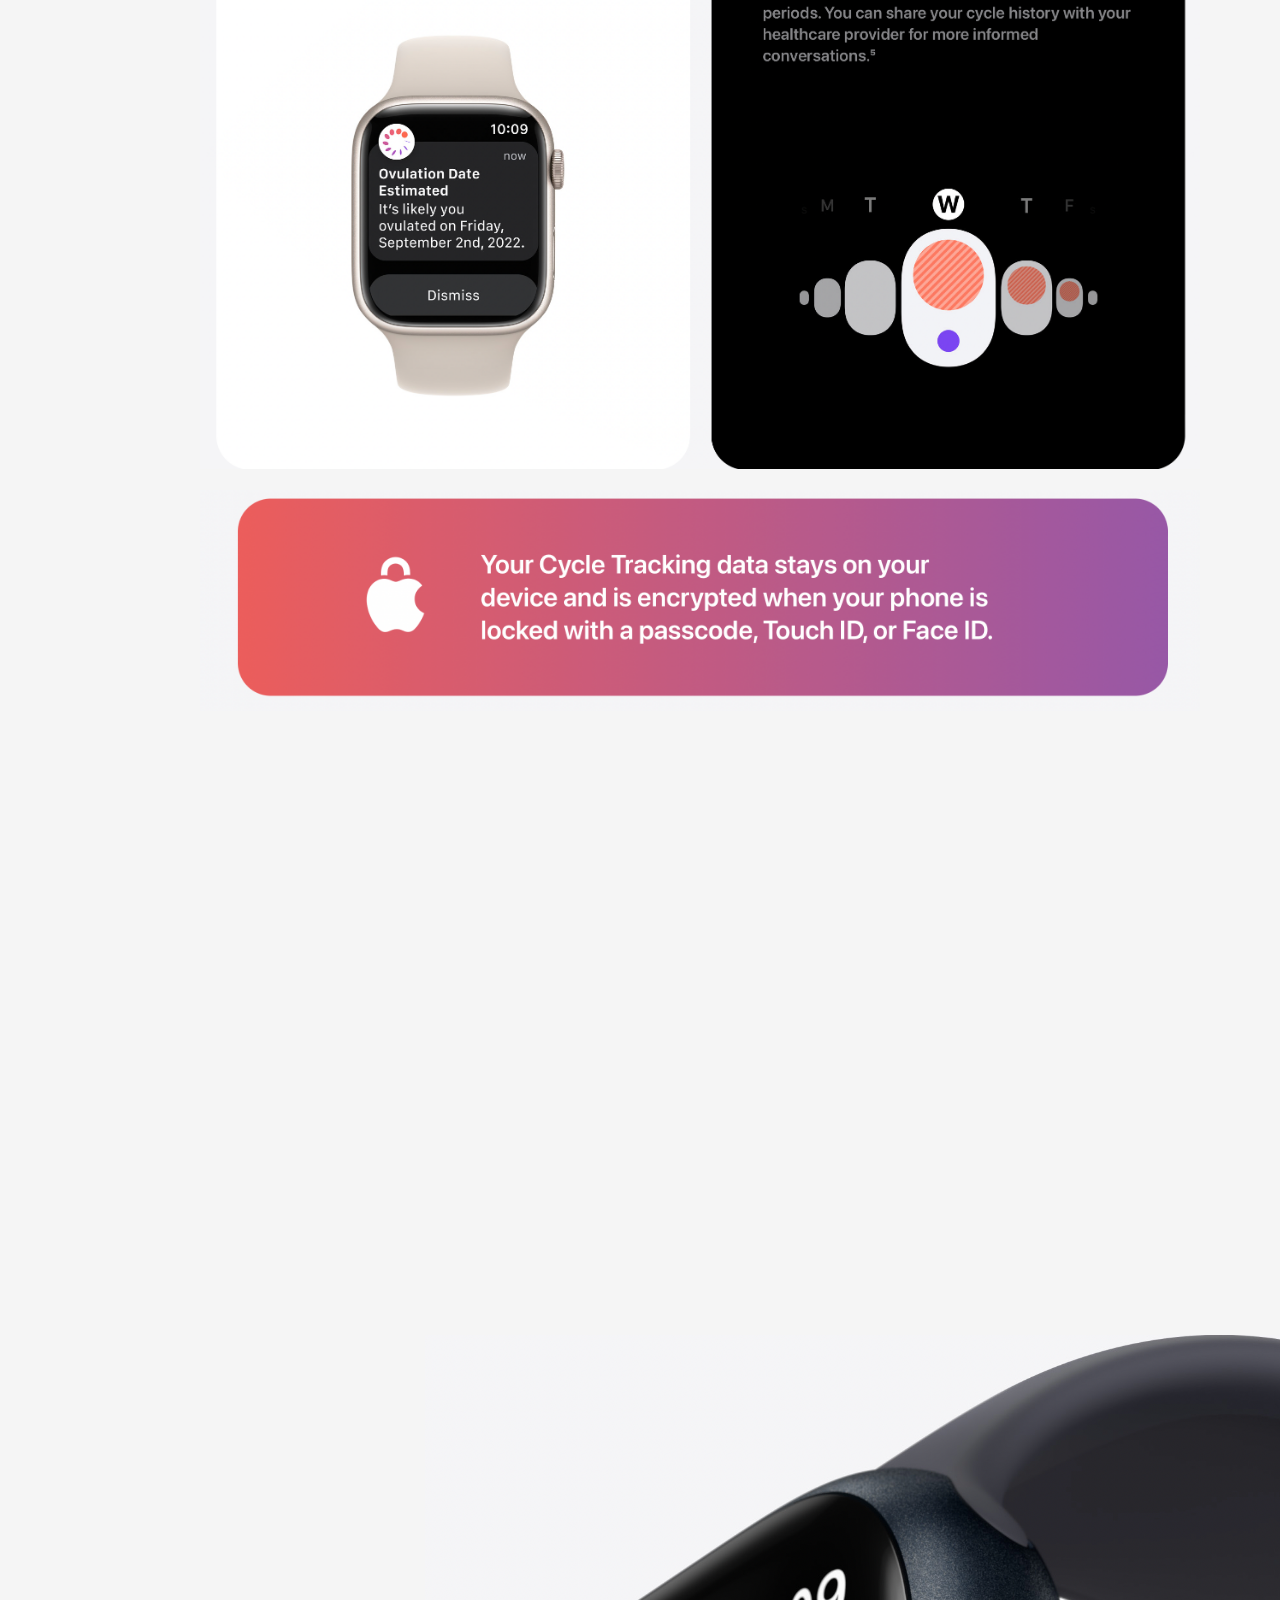
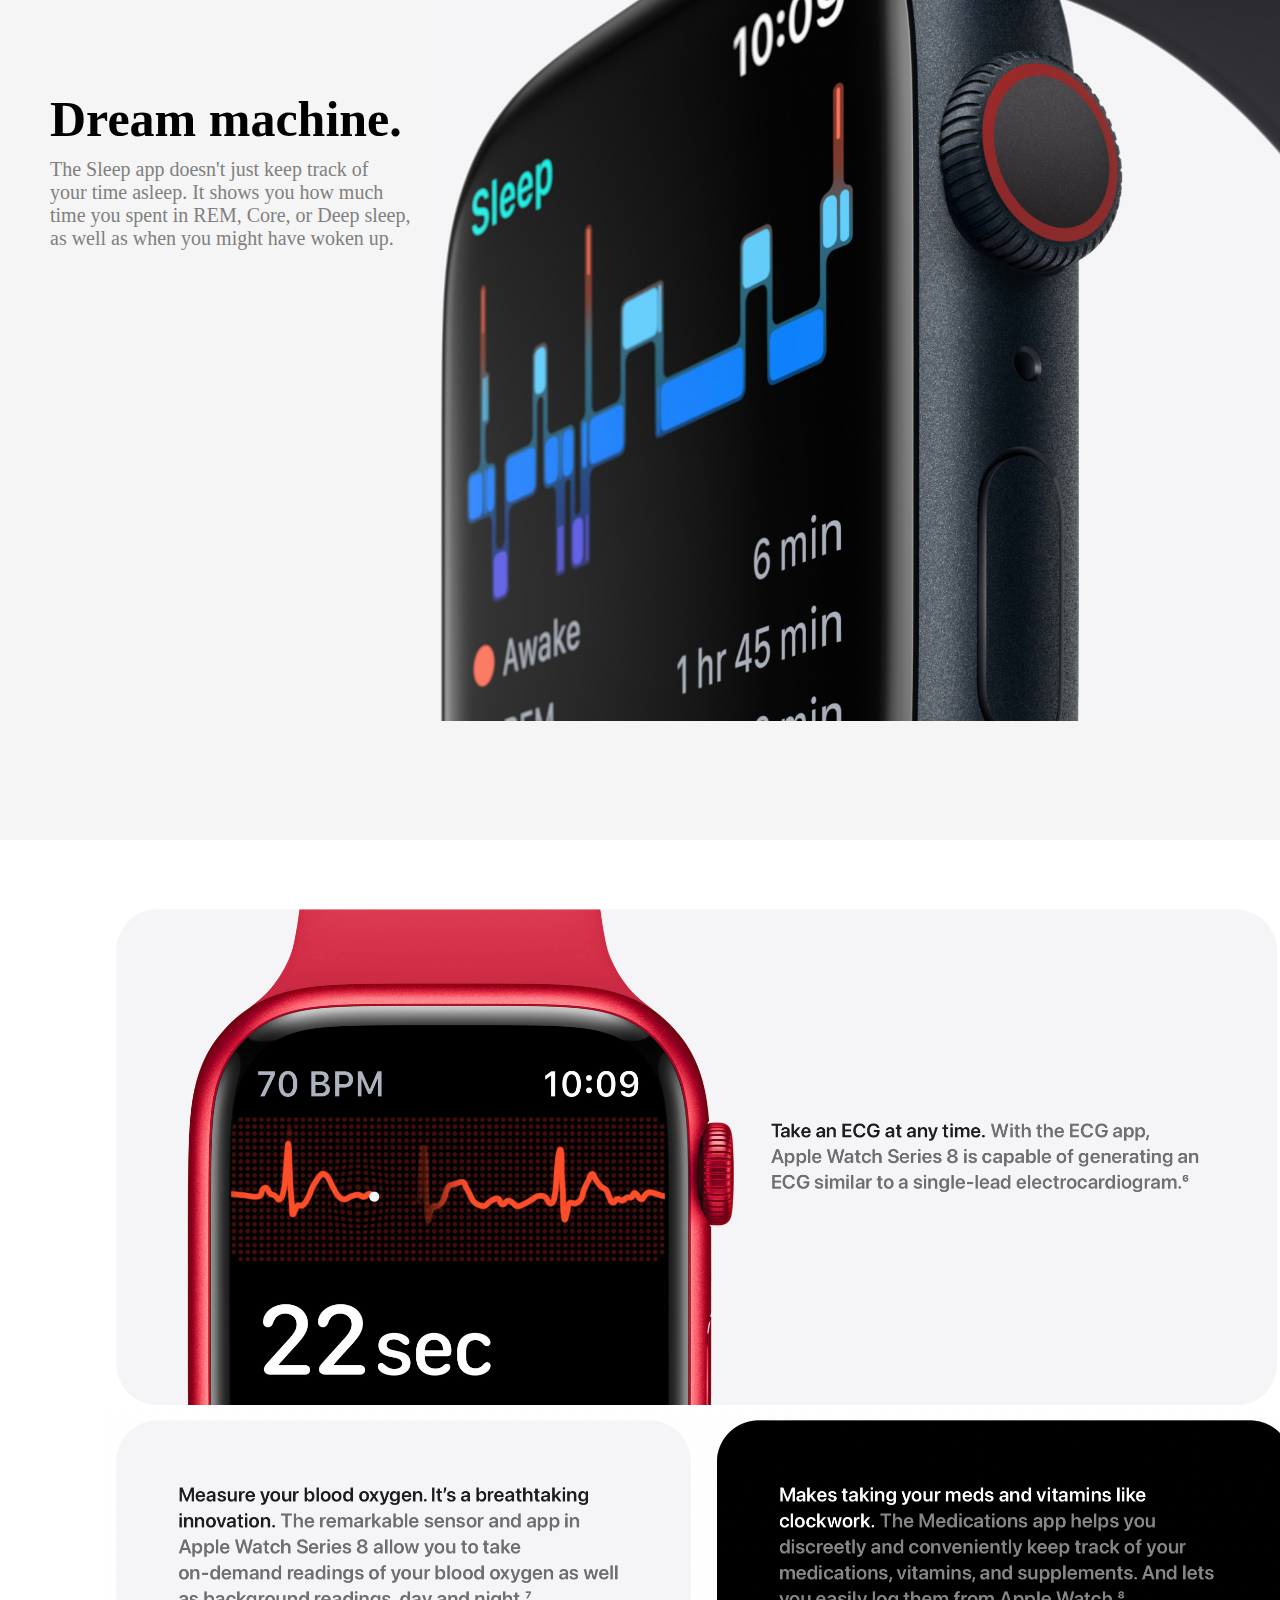
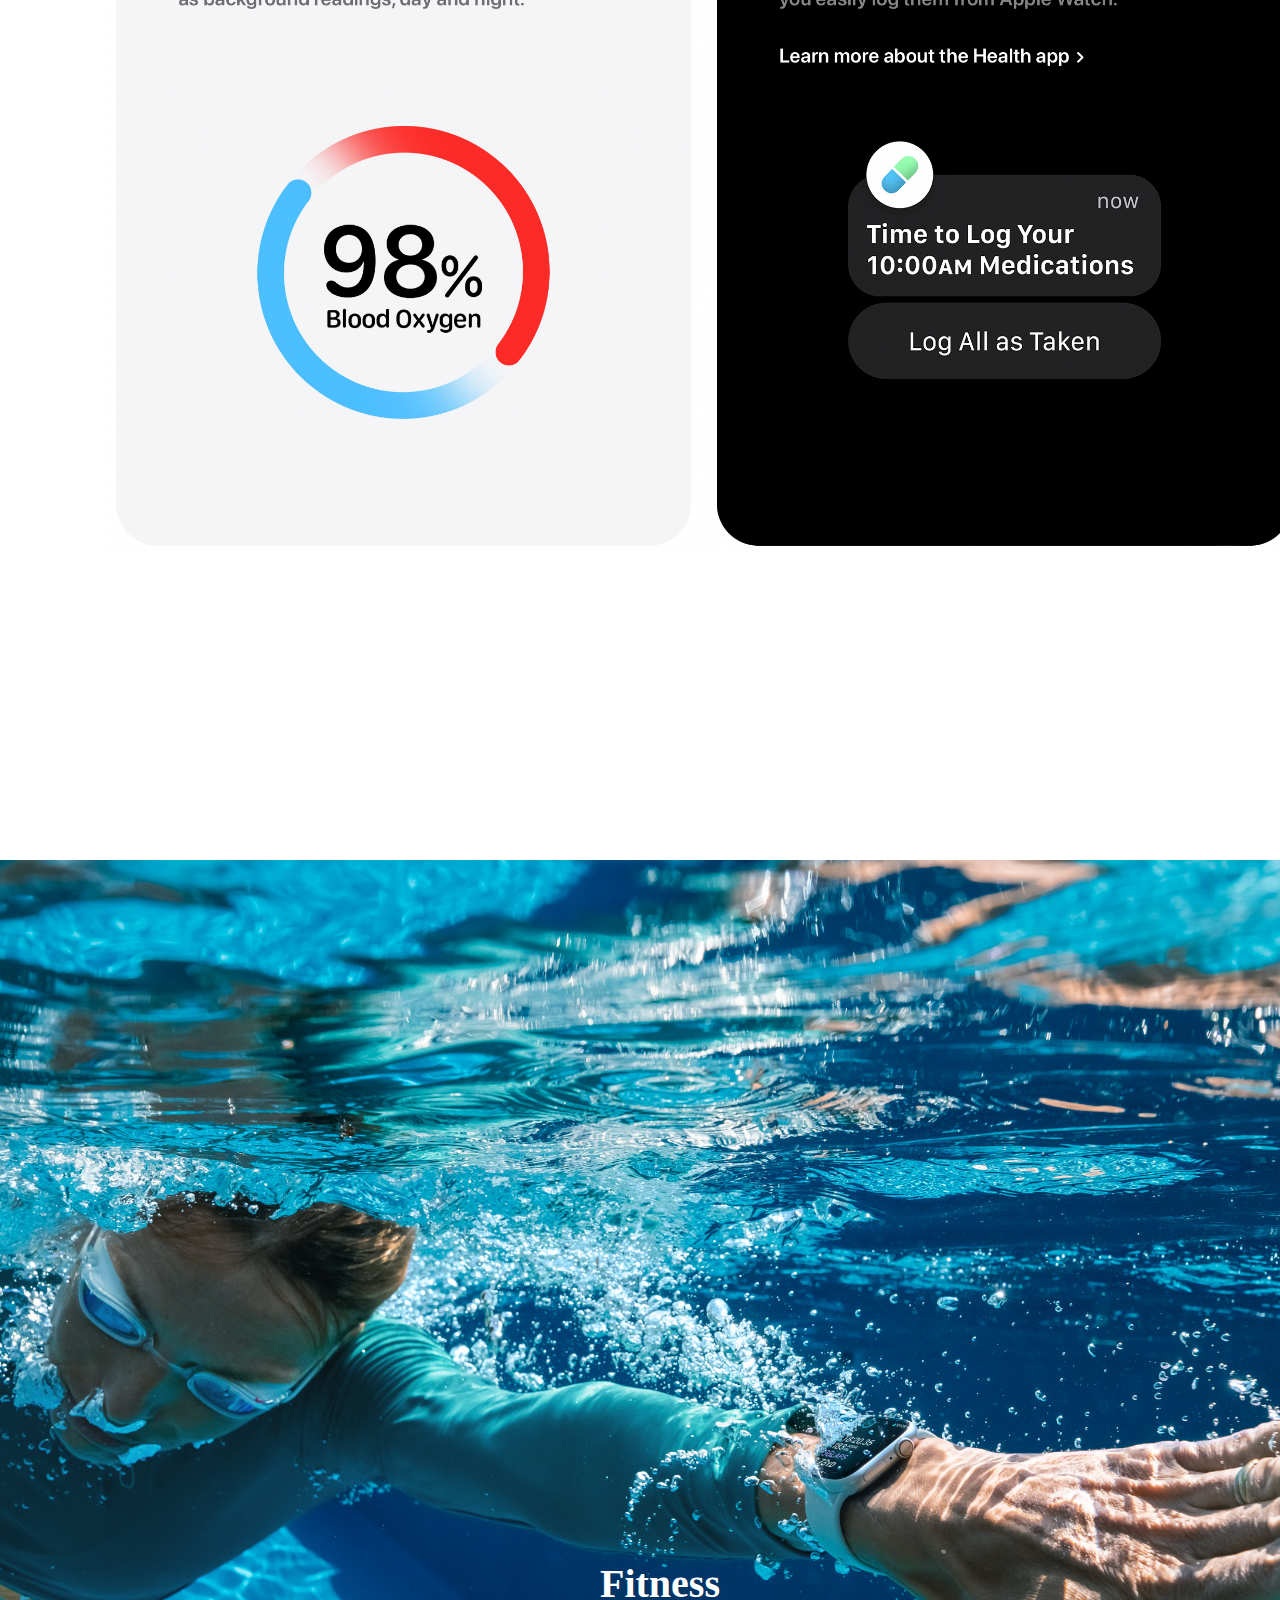
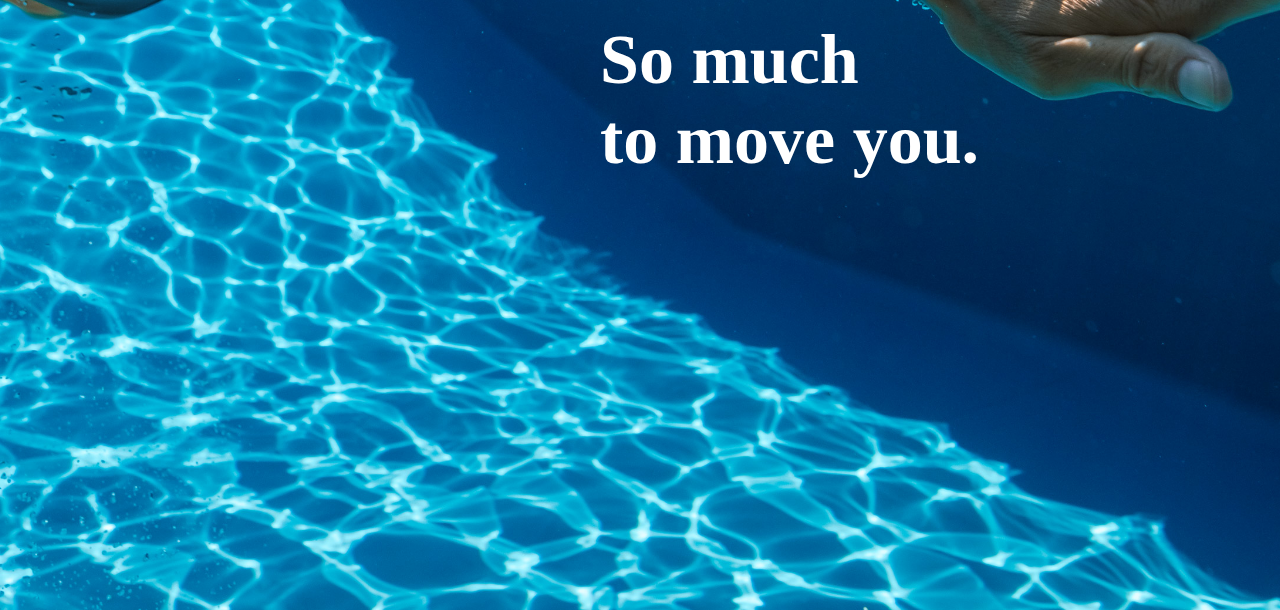
<file: watch.html>
<!DOCTYPE html>
<html lang="en">
<head>
    <meta charset="UTF-8">
    <meta name="viewport" content="width=device-width, initial-scale=1.0">
    <link rel="stylesheet" href="style.css">
    <link rel="preconnect" href="https://fonts.gstatic.com" crossorigin> 
    <link href="https://fonts.googleapis.com/css2?family=Roboto:ital@1&family=Taviraj:wght@300&display=swap" rel="stylesheet">
    <link rel="preconnect" href="https://fonts.googleapis.com"> 
    <link rel="preconnect" href="https://fonts.gstatic.com" crossorigin> 
    <link href="https://fonts.googleapis.com/css2?family=Roboto:ital@1&family=Taviraj:wght@300&display=swap" rel="stylesheet">
     <link rel="stylesheet" href="https://stackpath.bootstrapcdn.com/font-awesome/4.7.0/css/font-awesome.min.css">
    <title>Watch</title>
</head>
<body>

    <section class="headerr">
        <nav>
        <a href="watch.html"><img src="images/logo.png"></a>
        <div class="nav-linkss" id="navLinkss">
    
          <ul>
            <li><a href="">Store</a></li>
            <li><a href="macbook.html">Mac</a></li>
            <li><a href="ipad.html">IPad</a></li>
            <li><a href="index.html">IPhone</a></li>
            <li><a href="">Watch</a></li>
            <li><a href="airpods.html">AirPods</a></li>
            <li><a href="">TV & Home</a></li>
            <li><a href="">Only On Apple</a></li>
            <li><a href="">Accessories</a></li>
            <li><a href="">Support</a></li>
        </ul>
        </div>
      </nav>

            <div class="text-watch">
                <h1>WATCH</h1>
                <h2>SERIES 8</h2>
            </div>

            <div class="text-watch2">
                <p>A healthy leap ahead.</p>
            </div>

    </section>

    <section class="section32">
        <div class="watch1">
            <img class="watch11" src="images/watch1.png">
        </div>
    </section>
    
    <section class="section33">
         <div class="watch-text3">
            <h1>Your essential companion is now<br>
                 even more powerful. Introducing<br>
                  temperature sensing for deeper<br>
                   insights into women's health.<br>
                   Crash Detection to get help in an<br>
                    emergency. Sleep stages to better<br>
                     understand your sleep. And new<br>
                      ways to train using the enhanced<br>
                       Workout app. The future of health<br>
                        never looked so good.</h1>
         </div>
    </section>

    <section class="section34">
         <div class="watch-text4">
            <p>Design and durability</p>
            <h1>Beautiful.<br>
                And made to <br>
                stay that way.</h1>
         </div>
         <div class="watch2">
            <img class="watch12" src="images/15.png">
         </div>
    </section>

    <section class="section35">
        <div class="watch3">
            <img class="watch13" src="images/16.png">
            </div>
            <div class="watch-text5">
                <h1><span>Smooth and seamless. The edge of design.</span><br>
                     Apple Watch Series 8 features a big, brilliant<br>
                      Always-On display. Narrow borders push the<br>
                       screen right to the edge, resulting in an<br>
                        elegant integration with the curvature of<br>
                         the case.
                </h1>
            </div>
    </section>

    <section class="section36">
         <div class="watch4">
             <img class="watch14" src="images/17.png">
         </div>
    </section>

    <section class="section37">
        <div class="watch5">
            <img class="watch15" src="images/20.jpg">
        </div>
        <div class="watch-text6">
            <h1>Health<br>
                Here's to a<br>
                 healthier you.</h1>
        </div>
        <div class="watch-text7">
            <p>The more informed you are about your<br>
                 health, the more empowered you are to<br>
                  affect it. Advanced health sensors in<br>
                  Apple Watch Series 8 provide insights to<br>
                  help you better understand your health.</p>
        </div>
    </section>

    <section class="seection38">
         <div class="watch6">
            <img class="watch16" src="images/21.png">
         </div>
         <div class="watch7">
            <img class="watch17" src="images/22.png">
         </div>
    </section>

    <section class="section39">
        <div class="watch8">
            <img class="watch18" src="images/23.png">
        </div>
        <div class="watch-text8">
            <h1>Dream machine.</h1>
            <p>The Sleep app doesn't just keep track of<br>
                 your time asleep. It shows you how much<br>
                  time you spent in REM, Core, or Deep sleep,<br>
                   as well as when you might have woken up.</p>
        </div>
    </section>

    <section class="section40">
        <div class="watch9">
            <img class="watch19" src="images/24.png">
        </div>
        <div class="watch10">
            <img class="watch20" src="images/25.png">
        </div>
    </section>

    <section class="section41">
        <div class="watch-text9">
            <h1>Fitness</h1>
        </div>
        <div class="watch-text10">
          <p>So much 
            <br>to move you.
          </p>
        </div>
    </section>

</body>
</html>
</file>
<file: style.css>
*
{
    margin: 0;
    padding: 0;
    font: 'San Francisco', Helvetica, Arial, san-serif;
}
.header 
{
    min-height: 100vh;
    width: 100%;
    background-color: black;
    background-position: center;
    background-size: cover;
    position: relative;
}
/* First Section Detailing */
nav 
{
    display: flex;
    padding: 2% 10%;
    justify-content: space-between;
    align-items: center;
}
nav img 
{
    width: 20px;
}
.nav-links
{
    flex: 1;
    text-align: right;
}
.nav-links ul li 
{
    list-style: none;
    display: inline-block;
    margin-right: 30px;
    padding: 0px 10px;
    position: relative;
}
.nav-links ul li a 
{
    color: gray;
    text-decoration: none;
    font-size: 15px;
}
.nav-links ul li a:hover,
.nav-links ul li a.active{
    color: #fff;  
}
.phone
{
  position: absolute;
  align-items: center;
  top: 300px;
  left: 400px;
}
.phone .animm 
{
  width: 600px;
}

.text-box 
{
    width: 50%;
    color: #fff;
    position: absolute;
    top: 200px;
    left: 50%;
    transform: translate(-50%,-50%);
    text-align: center;
}
.text-box h1 
{
   font-size: 62px;
}
.text-box p 
{
    margin: 10px 0 40px;
    font-size: 35px;
    color: #fff;
}
.text-box p.anim 
{
    animation-delay: 0.4s;
}

.anim 
{
    opacity: 0;
    transform: translateY(30px);
    animation: moveup 0.5s linear forwards;
}
@keyframes moveup
{
    100%{
        opacity: 1;
        transform: translateY(0px);
    }
}

/*  Dynamic Island Section */

.island 
{
  min-height: 100vh;
  background-color: black;
}

.view 
{
  position: absolute;
  top: 1388px;
  left: 860px;
  z-index: 1;
}
.view .music 
{
  height: 250px;
}
.view1
{
  position: absolute;
  top: 1188px;
  left: 950px;
}
.view1 .call
{
  height: 450px;
  padding-right: 50px;
  z-index: -1;
}
.view2
{
  position: absolute;
  top: 1188px;
  left: 874px;
}
.view2 .other
{
  height: 300px;
  padding-left: 280px;
  padding-top: 150px;
}

/* Text Dynamic Island*/
.text 
{
    width: 50%;
    color: #fff;
    position: absolute;
    top: 1100px;
    left: 200px;
}
.text h2 
{
  font-size: 100px;
  background: linear-gradient(to left bottom, #051937, #152a6b, #45369e, #8535ca, #cf12eb);
  -webkit-background-clip: text;
  -webkit-text-fill-color: transparent;
  padding-bottom: 20px;
}
.text p 
{
  font-size: 20px;
}
/* .effect
{
  height: 100vh;
  padding-top: 300px;
  padding-left: 80px;
  background: #000 ;
}
.canvas 
{
  position: fixed;
  left: 50%;
  top: 50%;
  transform: translate(-50%, -50%);
  max-width: 400px;
  max-height: 400px;
} */
.display 
{
  min-height: 100vh;
  background-color: black;
}
.text1 
{
  width: 50%;
  color: #fff;
  position: absolute;
  top: 1850px;
  left: 450px;
}
.text1 h3
{
  font-size: 150px;
  padding-right: 50px;
  color: #FFCC00;
  
}
.text1 p 
{
  font-size: 25px;
  color: #fff;
}

.iphone-d
{
  position: absolute;
  top: 2100px;
  left: 300px;
}
.iphone-d .dd
{
  width: 800px;
}
.section4 
{
  min-height: 100vh;
  background-color: black;
}
.crash 
{
  position: absolute;
  margin-top: 120px;
  margin-left: 300px;
}
.crash .cr 
{
  height: 650px;
}
.crash-text 
{
  width: 50%;
  color: #fff;
  position: absolute;
  margin-top: 170px;
  margin-left: 650px;
}
.crash-text h4 
{
  font-size: 70px;
}
.crash-text p 
{
  font-size: 40px;
  padding-top: 20px;
}
.section6 
{
  min-height: 100vh;
  background-color: black;
}
.bionic
{
  position: absolute;
  margin-top: 150px;
  margin-left: 990px;
}
.bionic .bi 
{
  height: 600px;
}
.ib-text 
{
  width: 50%;
  color: #fff;
  position: absolute;
  margin-top: 100px;
  margin-left: 400px;
}

.ib-text h6 
{
  font-size: 90px;
  padding-top: 100px;
}
.ib-text p 
{
  font-size: 30px;
  padding-top: 10px;
}

.section5 
{
  min-height: 150vh;
  background-color: black;
}
.itself 
{
  position: absolute;
  margin-top: 400px;
  margin-left: 320px;
}
.itself .it 
{
  width: 1100px;
}
.itself-text
{
  width: 50%;
  color: #fff;
  position: absolute;
  margin-left: 300px;
  margin-top: 200px;
}
.itself-text h5 
{
  font-size: 70px;
  padding-left: 50px;
}
.itself-text2 
{
  width: 50%;
  color: #fff;
  position: absolute;
  margin-top: 220px;
  margin-left: 500px;
}
.itself-text2 p
{
  font-size: 30px;
  padding-left: 280px;
}
.itself-text3 
{
  width: 20%;
  color: #fff;
  position: absolute;
  margin-top: 950px;
  margin-left: 600px;
}
.itself-text3 p 
{
  font-size: 30px;
}
.itself-text4 
{
  width: 20%;
  color: #fff;
  position: absolute;
  margin-top: 1000px;
  margin-left: 600px;
}
.itself-text4 p 
{
  font-size: 40px;
  background: linear-gradient(to left bottom, #051937, #152a6b, #45369e, #8535ca, #cf12eb);
  -webkit-background-clip: text;
  -webkit-text-fill-color: transparent;
}

.section7 
{
  min-height: 130vh;
  background: black;
}
.text-ph 
{
  width: 50%;
  color: white;
  position: absolute;
  margin-left: 400px;
}
.text-ph p 
{
  font-size: 80px;
  color: white;
}
.photos 
{
  display: flex;
  justify-content: space-between;
  padding-top: 190px;
  margin-left: 60px;
}
.photoss 
{
  flex-basis: 31%;
  padding: 20px 12px;
}
.ph1
{
   height: 500px;
}
.ph2
{
  height: 500px;
}
.ph3 
{
  height: 500px;
}
.text-PH
{
  width: 20%;
  color: white;
  position: absolute;
  margin-top: 30px;
  margin-left: 150px;
}
.text-PH h5 
{
  color: gray;
  font-size: 30px;
}
.text-PH p 
{
  padding-top: 10px;
  font-size: 40px;
  background: linear-gradient(to left bottom, #051937, #152a6b, #45369e, #8535ca, #cf12eb);
  -webkit-background-clip: text;
  -webkit-text-fill-color: transparent;
}
.text-ph1-1 
{
  width: 20%;
  color: white;
  position: absolute;
  margin-top: 180px;
  margin-left: 150px;
}
.text-ph1-1  p 
{
  color: gray;
  font-size: 30px;
}
.text-ph2 
{
  width: 20%;
  color: white;
  position: absolute;
  margin-top: 30px;
  margin-left: 600px;
}
.text-ph2 h5 
{
  color: gray;
  font-size: 30px;
}
.text-ph2 p 
{
  padding-top: 10px;
  font-size: 40px;
  background: linear-gradient(to left bottom, #051937, #152a6b, #45369e, #8535ca, #cf12eb);
  -webkit-background-clip: text;
  -webkit-text-fill-color: transparent;
}
.text-ph2-2 
{
  width: 20%;
  color: white;
  position: absolute;
  margin-top: 180px;
  margin-left: 600px;
}
.text-ph2-2  p
{
  color: gray;
  font-size: 30px;
}

.text-ph3 
{
  width: 20%;
  color: white;
  position: absolute;
  margin-top: 30px;
  margin-left: 1000px;
}
.text-ph3 h5 
{
  color: gray;
  font-size: 30px;
}
.text-ph3 p 
{
  padding-top: 10px;
  font-size: 40px;
  background: linear-gradient(to left bottom, #051937, #152a6b, #45369e, #8535ca, #cf12eb);
  -webkit-background-clip: text;
  -webkit-text-fill-color: transparent;
}

.text-ph3-3 
{
  width: 20%;
  color: white;
  position: absolute;
  margin-top: 180px;
  margin-left: 1000px;
}
.text-ph3-3  p
{
  color: gray;
  font-size: 30px;
}
.section8 
{
  min-height: 130vh;
  background: black;
}
.textph 
{
  width: 20%;
  color: white;
  position: absolute;
  margin-top: 180px;
  margin-left: 200px;
}
.textph h4
{
  font-size: 25px;
}
.textph p 
{
  padding-top: 10px;
  color: gray;
  font-size: 15px;
}

.textph2 
{
  width: 20%;
  color: white;
  position: absolute;
  margin-top: 90px;
  margin-left: 580px;
}
.textph2  h4
{
  font-size: 25px;
}
.textph2 p 
{
  color: gray;
  font-size: 15px;
  padding-top: 10px;
}
.textph3 
{
  width: 20%;
  color: white;
  position: absolute;
  margin-top: 180px;
  margin-left: 1020px;
}
.textph3 h4 
{
  font-size: 25px;
}
.textph3 p 
{
  color: gray;
  font-size: 15px;
  padding-top: 10px;
}

.camera 
{
  position: absolute;
  margin-top: 400px;
  margin-left: 70px;
}
.camera .cam 
{
   width: 1300px;
}
.section9 
{
  min-height: 130vh;
  background: black;
}
.color 
{
  position: absolute;
  margin-top: 1850px;
  margin-left: 500px;
}
.color .design 
{
  height: 800px;
}
.color1
 {
  width: 20%;
  position: absolute;
  margin-top: 2100px;
  margin-left: 900px;
}
.color1 a 
{
  color: white;
  font-size: 25px;
  text-decoration: none;
}
.color2
 {
  width: 20%;
  position: absolute;
  margin-top: 2150px;
  margin-left: 900px;
}
.color2 a 
{
  color: gray;
  font-size: 25px;
  text-decoration: none;
}
.color2 a:hover 
{
  color: white;
}

.color3
 {
  width: 20%;
  position: absolute;
  margin-top: 2200px;
  margin-left: 900px;
}
.color3 a 
{
  color: gray;
  font-size: 25px;
  text-decoration: none;
}
.color3 a:hover 
{
  color: white;
}

.color4
 {
  width: 20%;
  position: absolute;
  margin-top: 2250px;
  margin-left: 900px;
}
.color4 a 
{
  color: gray;
  font-size: 25px;
  text-decoration: none;
}
.color4 a:hover 
{
  color: white;
}
.section10 
{
  min-height: 190vh;
  background: black;
}
.video 
{
  position: absolute;
  margin-top: 340px;
}
.videotext 
{
  position: absolute;
  color: white;
  margin-bottom: 20px;
}
.videotext h1
{
  font-size: 70px;
  margin-bottom: 50px;
  margin-left: 400px;
}
.videotext p 
{
  font-size: 30px;
  margin-left: 800px;
}

.videotext2 
{
  position: absolute;
  color: white;
  margin-top: 1250px;
  margin-left: 300px;
}
.videotext2 h1 
{
  font-size: 30px;
}
.videotext3 
{
  position: absolute;
  color: white;
  margin-top: 1250px;
  margin-left: 800px;
}
.videotext3 h1 
{
  font-size: 40px;
  background: linear-gradient(to left bottom, #051937, #152a6b, #45369e, #8535ca, #cf12eb);
  -webkit-background-clip: text;
  -webkit-text-fill-color: transparent;
}
.videotext3 p
{
  font-size: 30px;
  color: gray;
}
.btn 
{
  margin-top: 10px;
  margin-left: 600px;
}
button 
{
  font-size: 15px;
  color: blue;
  appearance: none;
  background: none;
  border: none;
  margin-left: 20px;
  cursor: pointer;
}

.section11 
{
  min-height: 100vh;
  width: 100%;
  background-image: url(images/iPhone-14-advertising-image-wallpaper-from-@sebastienpage.png);
  background-position: center;
  background-size: cover;
  position: relative;
}
.gr-text 
{
  position: absolute;
  color: white;
  margin-top: 80px;
  margin-left: 300px;
}
.gr-text h1 
{
  font-size: 190px;
  color: black;
  font-weight: bold;
}
.gr-text p 
{
  font-size: 40px;
  color: black;
  padding-top: 10px;
  font-weight: bold;
}
.gr-text1
{
  position: absolute;
  color: white;
  margin-top: 600px;
  margin-left: 300px;
}
.gr-text1 p 
{
  font-size: 30px;
  color: black;
  font-weight: bold;
}
.learn-more 
{
  position: absolute;
  justify-content: space-between;
  color: white;
  margin-top: 660px;
  margin-left: 280px;
}
.learn-more a 
{
  font-size: 25px;
  font-weight: bold;
  color: black;
  text-decoration: none;
  padding: 5px 20px;
}
.learn-more a:hover 
{
  text-decoration: underline;
  height: 1px;
}

/* Air Pods Pro */

.air-text 
{
  position: absolute;
  color: white;
  margin-top: 200px;
  margin-left: 250px;
}
.air-text p 
{
  font-size: 40px;
  color: rgb(32, 255, 3);
  padding-left: 350px;
}
.air-text h3
{
  font-size: 170px;
  font-weight: bold;
}
.learn-more-p 
{
  position: absolute;
  justify-content: space-between;
  color: white;
  margin-top: 600px;
  margin-left: 450px;
}
.learn-more-p a 
{
  color: white;
  font-size: 30px;
  font-weight: bold;
  text-decoration: none;
  padding: 5px 20px;
}
.learn-more-p a:hover 
{
  text-decoration: underline;
  height: 1px;
}
.airpodspro 
{
  position: absolute;
  margin-top: 150px;
  margin-left: 20px;
}
.airpodspro .airpro 
{
  width: 200px;
}
.airpodspro2 
{
  position: absolute;
  margin-top: 150px;
  margin-left: 1200px;
}
.airpodspro2 .airpro2
{
  width: 200px;
}

.section12 
{
  min-height: 100vh;
  background-color: black;
}

.videoo 
{
  position: absolute;
  margin-top: 80px;
  margin-left: 50px;
}
.videotextpro 
{
  position: absolute;
  color: gray;
  margin-top: 250px;
  margin-left: 620px;
}
.videotextpro  h1 
{
  font-size: 40px;
}
.videotextpro h1 span 
{
  color: rgb(32, 255, 3);
}
.section13 
{
  min-height: 100vh;
  background: black;
}
.rengenpro 
{
  position: absolute;
  margin-top: 100px;
  margin-left: 900px;
}
.rengenpro  .audio 
{
  height: 500px;
}
.textaudio 
{
  position: absolute;
  color: gray;
  margin-top: 150px;
  margin-left: 120px;
}
.textaudio  h1 
{
  font-size: 40px;
}
.textaudio  h1  span 
{
  color: rgb(32, 255, 3);
}
.section14 
{
  min-height: 100vh;
  background: black;
}
.spaudio
{
  position: absolute;
  margin-top: 200px;
  margin-left: 200px;
}
.spaudio .sp 
{
  width: 1000px;
}
.sptext 
{
  position: absolute;
  color: white;
  margin-top: 80px;
  margin-left: 450px;
}
.sptext  h1
{
  font-size: 80px;
  color: rgb(32, 255, 3);
}
.section15 
{
  min-height: 100vh;
  background: black;
}
.case 
{
  position: absolute;
  margin-top: 100px;
  margin-left: 500px;
}
.case .case1 
{
   width: 400px;
}
.casetext 
{
  position: absolute;
  color: gray;
  margin-top: 600px;
  margin-left: 540px;
}
.casetext h1 
{
  font-size: 20px;
}
.casetext h1 span 
{
  color: rgb(32, 255, 3);
}

.section16 
{
  min-height: 100vh;
  background: black;
}
.case2
{
  position: absolute;
  margin-top: 100px;
  margin-left: 500px;
}
.casee2
{
  width: 400px;
}
.section17 
{
  min-height: 100vh;
  background: black;
}
.case3 
{
  position: absolute;
  margin-top: 10px;
  margin-left: 600px;
}
.case3 .casee3
{
  height: 400px;
}
.casetext2 
{
  position: absolute;
  color: gray;
  margin-top: 100px;
  margin-left: 850px
}
.casetext2  h1 
{
  font-size: 25px;
}
.casetext2 h1 span 
{
  color: white;
}
.section18
{
  min-height: 100vh;
  background: black;
}
.case4 
{
  position: absolute;
  margin-top: 10px;
  margin-left: 500px;
}
.case4 .casee4 
{
  width: 400px;
}
.casetext3 
{
  position: absolute;
  color: gray;
  margin-top: 200px;
  margin-left: 800px;
}
.casetext3 h1 
{
  font-size: 25px;
}
.casetext3 h1 span 
{
  color: rgb(32, 255, 3);
}

/* MacBook Pro 13 */

.macbook 
{
  position: absolute;
  margin-top: 80px;
  margin-left: 220px;
}
.macbook .mcb 
{
  width: 1000px;
}
.mac-text 
{
  position: absolute;
  color: white;
  margin-top: 550px;
  margin-left: 480px;
}
.mac-text h1 
{
  font-size: 50px;
  padding-left: 80px;
}
.mac-text p 
{
  color: silver;
  font-weight: bold;
  font-size: 80px;
  padding-top: 10px;
}
.section19
{
  min-height: 180vh;
  background: black;
}
.mac-textt 
{
  position: absolute;
  color: white;
  margin-top: 20px;
  margin-left: 150px;
}
.mac-textt p 
{
   font-size: 40px;
   font-weight: bold;
}
.super 
{
  position: absolute;
  margin-top: 300px;
  margin-left: 840px;
}
.super .sup 
{
  height: 100px;
}
.super-text 
{
  position: absolute;
  color: white;
  margin-top: 320px;
  margin-left: 460px;
}
.super-text h3 
{
   font-size: 50px;
}
.price-text 
{
  position: absolute;
  color: white;
  margin-top: 450px;
  margin-left: 500px;
}
.price-text h1 
{
   font-size: 25px;
}
.watch-event 
{
  position: absolute;
  color: white;
  margin-top: 450px;
  margin-left: 700px;
}
.watch-event a 
{
  font-size: 25px;
  color: white;
  text-decoration: none;
}
.watch-event a:hover 
{
  text-decoration: underline;
}
.level 
{
  position: absolute;
  color: white;
  margin-top: 800px;
  margin-left: 570px;
}
.level h3 
{
  font-size: 70px;
}
.levell 
{
  position: absolute;
  margin-top: 900px;
  margin-left: 450px;
}
.levell .lev 
{
   height: 500px;
}
.section20 
{
  min-height: 100vh;
  background: black;
}
.m2-text 
{
  position: absolute;
  color: white;
  margin-left: 290px;
}
.m2-text h1 
{
   font-size: 25px;
}
.m2-textt 
{
  position: absolute;
  margin-top: 200px;
  margin-left: 500px;
}
.m2-textt .tex 
{
  width: 400px;
}
.inside-m2 
{
  position: absolute;
  margin-top: 350px;
  margin-left: 560px;
}
.inside-m2 .glow-on-hover
{
    display: inline-block;
    margin-top: 30px;
    color: white;
    font-size: 20px;
    font-weight: bold;
    text-decoration: none;
    padding-top: 15px;
    padding-bottom: 15px;
    padding-left: 40px;
    padding-right: 40px;
    border: none;
    outline: none;
    border-radius: 30px;
    background: black; 
    cursor: pointer;
    position: relative;
    z-index: 0;
}
.glow-on-hover:before {
    content: '';
    background: linear-gradient(45deg, #ff0000, #ff7300, #fffb00, #48ff00, #00ffd5, #002bff, #7a00ff, #ff00c8, #ff0000);
    position: absolute;
    top: -2px;
    left:-2px;
    background-size: 400%;
    z-index: -1;
    filter: blur(5px);
    width: calc(100% + 4px);
    height: calc(100% + 4px);
    animation: glowing 20s linear infinite;
    opacity: 0;
    transition: opacity .3s ease-in-out;
    border-radius: 30px;
}

.glow-on-hover:active {
    color: black;
}

.glow-on-hover:active:after {
    background: transparent;
}

.glow-on-hover:hover:before {
    opacity: 1;
}

.glow-on-hover:after {
  z-index: -1;
  content: '';
  position: absolute;
  width: 100%;
  height: 100%;
  border: 1px solid black;
  background: black;
  left: 0;
  top: 0;
  border-radius: 30px;
}

@keyframes glowing {
  0% { background-position: 0 0; }
  50% { background-position: 400% 0; }
  100% { background-position: 0 0; }
}

.section21 
{
  min-height: 180vh;
  background: black;
}
.chip-text 
{
  position: absolute;
  color: white;
  margin-top: 50px;
  margin-left: 100px;
}
.chip-text h1 
{
  color: white;
  font-size: 80px;
}
.chip-text p 
{
  color: gray;
  font-size: 25px;
  padding-top: 20px;
}
.m2-1 
{
  position: absolute;
  margin-top: 700px;
  margin-left: 100px;

}
.m2-11 
{
  width: 900px;
}
.section22
{
  min-height: 100vh;
  background: black;
}
.m2-2
{
  position: absolute;
  margin-top: 100px;
  margin-left: 100px;
}
.m2-22 
{
  width: 1200px;
}

.section23 
{
  min-height: 190vh;
  background: black;
}
.m3-3
{
  position: absolute;
  color: white;
  margin-top: 100px;
  margin-left: 100px;
}
.m3-3 h1 
{
   font-size: 40px;
}
.m3-3 p 
{
  color: gray;
  padding-top: 20px;
  font-size: 25px;
}
.m4-4 
{
  position: absolute;
  color: white;
  margin-top: 500px;
  margin-left: 100px;
}
.m4-4 h1 
{
  font-size: 40px;
}
.m4-4 p 
{
  color: gray;
  padding-top: 20px;
  font-size: 25px;
}
.m5-5 
{
  position: absolute;
  margin-top: 800px;
  margin-left: 100px;
}
.m5-55
{
  width: 900px;
}

/*CLOSE BUTTON  */
.close 
{
  position: fixed;
  margin-top: 20px;
  margin-left: 20px;
}
.close-btn 
{
  width: 60px;
}

.section24 
{
  min-height: 190vh;
  background: black;
}
.m6-6
{
  position: absolute;
  color: white;
  margin-top: 100px;
  margin-left: 100px;
}
.m6-6 h1 
{
  font-size: 40px;
}
.m6-6 p 
{
  color: gray;
  padding-top: 20px;
  font-size: 25px;
}

.m7-7
{
  position: absolute;
  color: white;
  margin-top: 500px;
  margin-left: 100px;
}
.m7-7 h1 
{
  font-size: 40px;
}
.m7-7 p 
{
  color: gray;
  padding-top: 20px;
  font-size: 25px;
}
.m8-8
{
  position: absolute;
  margin-top: 800px;
  margin-left: 100px;
}
.m8-88 
{
  width: 900px;
}
.section25 
{
  min-height: 180vh;
  background: black;
}
.retina-text 
{
  position: absolute;
  color: white;
  margin-left: 200px;
}
.retina-text h1
{
   font-size: 80px;
}
.retina-text h1 span 
{
  color: gray;
  font-size: 80px;
}
.retina-text p 
{
  font-size: 30px;
  padding-top: 10px;
  color: gray;
}
.retina-photo 
{
  position: absolute;
  margin-top: 550px;
  margin-left: 100px;
}
.ret 
{
  width: 1200px;
}
.section26
{
  min-height: 100vh;
  background: black;
}
.br-photo 
{
  position: absolute;
  margin-left: 10px;
}
.br 
{
  width: 1400px;
}

.section27
{
  min-height: 180vh;
  background: black;
}
.collage 
{
  position: absolute;
  margin-left: 15px;
}
.coll 
{
  width: 1400px;
}
.collage-1 
{
  position: absolute;
  margin-top: 740px;
  margin-left: 15px;
}
.coll1 
{
  width: 1400px;
}
.section28
{
  min-height: 250vh;
  background: black;
}
.camer-text 
{
  position: absolute;
  color: white;
  margin-top: 50px;
  margin-left: 200px;
}
.camer-text h1 
{
  font-size: 70px;
}
.camer-text h1 span 
{
  color: gray;

}
.camer-text p 
{
  font-size: 30px;
  padding-top: 10px;
  color: gray;
}
.camer-pic 
{
  position: absolute;
  margin-top: 525px;
  margin-left: 100px;
}
.cpic 
{
  width: 1200px;
}
.camera-pic2
{
  position: absolute;
  margin-top: 1200px;
  margin-left: 10px;
}
.cpic2 
{
  width: 1400px;
}
.section29 
{
  height: 150vh;
  background: black;
}
.keyboard 
{
  position: absolute;
  color: white;
  margin-top: 200px;
  margin-left:  150px;
}
.keyboard h1 
{
  font-size: 70px;
}
.keyboard h1 span 
{
  color: gray;
  font-size: 70px;
}
.keyboard p 
{
  color: gray;
  font-size: 30px;
  padding-top: 20px;
}
.megic 
{
  position: absolute;
  margin-top: 600px;
  margin-left: 100px;
}
.megicc 
{
  width: 1200px;
}
.section30 
{
  min-height: 100vh;
  background: black;
}
.connect-text 
{
  position: absolute;
  color: white;
  margin-top: 300px;
  margin-left: 150px;
}
.connect-text h1 
{
  font-size: 70px;
  color: white;
}
.connect-text h1 span 
{
  font-size: 70px;
  color: gray;
}
.connect-img 
{
  position: absolute;
  margin-top: 615px;
  margin-left: 0px;
}
.connect 
{
  width: 1425px;
}
.section31 
{
  min-height: 110vh;
  background: black;
}
.blockk
{
  position: absolute;
  margin-left: 12px;
}
.blockk2
{
  width: 1400px;
}


/* Apple Watch Block  */ 
.headerr
{
    min-height: 100vh;
    width: 100%;
    background-image: linear-gradient(rgba(0, 0, 0, 0.7),rgba(0, 0, 1, 0.7)),url(images/06.jpg);
    background-position: center;
    background-size: cover;
    position: relative;
}
/* First Section Detailing */
nav 
{
    display: flex;
    padding: 2% 10%;
    justify-content: space-between;
    align-items: center;
}
nav img 
{
    width: 20px;
}
.nav-linkss
{
    flex: 1;
    text-align: right;
}
.nav-linkss ul li 
{
    list-style: none;
    display: inline-block;
    margin-right: 30px;
    padding: 0px 10px;
    position: relative;
}
.nav-linkss ul li a 
{
    color: gray;
    text-decoration: none;
    font-size: 15px;
}
.nav-linkss ul li a:hover,
.nav-linkss ul li a.active{
    color: #fff;  
}

.text-watch 
{
  position: absolute;
  color: white;
  margin-top: 250px;
  margin-left: 520px;
}
.text-watch h1 
{
  color: white;
  font-size: 50px;
  padding-left: 100px;
}
.text-watch h2 
{
  color: red;
  font-size: 20px;
  padding-left: 150px;
}
.text-watch2 
{
  position: absolute;
  color: white;
  margin-top: 350px;
  margin-left: 380px;
}

.text-watch2 p 
{
  font-size: 80px;
  font-weight: bold;
}

.section32 
{
  min-height: 100vh;
  background-color: black;
}
.watch1
{
  position: absolute;
  margin-top: 194px;
  margin-left: 200px;
}
.watch11
{
  width: 1000px;
}
.section33
{
  min-height: 100vh;
  background: black;
}
.watch-text3
{
  position: absolute;
  color: gray;
  margin-top: 80px;
  margin-left: 150px;
}
.watch-text3 h1 
{
 font-size: 60px;
}
.section34 
{
  min-height: 180vh;
  background: black;
}
.watch-text4 
{
  position: absolute;
  color: white;
  margin-top: 900px;
  margin-left: 150px;
}
.watch-text4 p 
{
  font-size: 25px;
  padding-bottom: 20px;
}
.watch-text4 h1 
{
  font-size: 70px;
}
.watch2 
{
  position: absolute;
  margin-left: 425px;
}
.watch12
{
  width: 1000px;
}

.section35 
{
  min-height: 120vh;
  background: black;
}
.watch3 
{
  position: absolute;
  margin-top: 550px;
}
.watch13 
{
  width: 1400px;
}
.watch-text5 
{
  position: absolute;
  color: gray;
  margin-top: 300px;
  margin-left: 700px;
}
.watch-text5 h1 
{
   font-size: 20px;
}
.watch-text5 h1 span 
{
  font-size: 20px;
  color: white;
}
.section36
{
  min-height: 80vh;
}
.watch4 
{
  position: absolute;
}
.watch14 
{
  width: 1425px;
}
.section37 
{
  min-height: 180vh;
  background: whitesmoke;
}
.watch5 
{
  position: absolute;
  margin-top: 300px;
  margin-left: 350px;
}
.watch15
{
  width: 800px;
}
.watch-text6 
{
  position: absolute;
  margin-top: 200px;
  margin-left: 100px;
  color: black;
}
.watch-text6 h1 
{
  font-size: 40px;
}
.watch-text7 
{
  position: absolute;
  color: black;
  margin-top: 1200px;
  margin-left: 100px;
}
.watch-text7 p 
{
  font-size: 25px;
  font-weight: bold;
}
.seection38
{
  min-height: 150vh;
  background: whitesmoke;
}
.watch6 
{
  position: absolute;
  margin-top: 100px;
  margin-left: 200px;
}
.watch16 
{
  width: 1000px;
}

.watch7 
{
   position: absolute;
   margin-left: 200px;
   margin-top: 750px;
}
.watch17 
{
  width: 1000px;
}
.section39 
{
  min-height: 150vh;
  background: whitesmoke;
}
.watch8 
{
  position: absolute;
  margin-top: 245px;
  margin-left: 425px;
}
.watch18 
{
  width: 1000px;
}
.watch-text8 
{
  position: absolute;
  margin-top: 600px;
  margin-left: 50px;
}
.watch-text8 h1 

{
  font-size: 50px;
  color: black;
}
.watch-text8 p
{
  color: gray;
  padding-top: 10px;
  font-size: 20px;
}
.section40 
{
  min-height: 180vh;
  background: white;
}
.watch9 
{
  position: absolute;
  margin-top: 50px;
  margin-left: 100px;
}
.watch19
{
  width: 1200px;
}
.watch10 
{
  position: absolute;
  margin-top: 570px;
  margin-left: 100px;
}
.watch20 
{
  width: 1200px;
}

.section41 
{
  min-height: 150vh;
  background-image: url(images/27.jpg);
  background-position: center;
  background-size: cover;
  position: relative;
}
.watch-text9 
{
  position: absolute;
  color: white;
  margin-top: 700px;
  margin-left: 600px;
}
.watch-text9 h1 
{
  font-size: 40px;
}
.watch-text10 
{
  position: absolute;
  color: white;
  margin-top: 760px;
  margin-left: 600px;
}
.watch-text10 p 
{
  font-size: 70px;
  font-weight: bold;
}


/* IPAD PAGE */
.ipad 
{
  position: absolute;
  margin-top: 100px;
  margin-left: 220px;
}

.ipad1 
{
  width: 1000px;
}

.section42
{
  min-height: 150vh;
  background: black;
}
#myVideo2 {
  position: absolute;
  width: 100%;
  min-height: 100%;
}

.ipad-text 
{
  position: absolute;
  color: white;
  margin-top: 200px;
  margin-left: 400px;
}
.ipad-text h1 
{
  font-size: 100px;
  background: linear-gradient(to left bottom, #051937, #152a6b, #45369e, #8535ca, #cf12eb);
  -webkit-background-clip: text;
  -webkit-text-fill-color: transparent;
}
.ipad-text p 
{
  font-size: 50px;
  padding-top: 10px;
  padding-left: 80px;
}
.ipad-text p span 
{
  font-size: 50px;
  padding-left: 40px;
}

.section43 
{
  min-height: 140vh;
  background: black;
}
.ipad2 
{
  position: absolute;
  margin-left: 300px;
  margin-top: 150px;
}
.ipad-text2 
{
  position: absolute;
  color: white;
  margin-left: 100px;
}
.ipad-text2 h1 
{
  font-size: 50px;
}
.ipad-text2 h1 span 
{
  font-size: 50px;
  background-image: linear-gradient(125deg, green, orange, hotpink, red);
  -webkit-background-clip: text;
  -webkit-text-fill-color: transparent;
}
</file>
